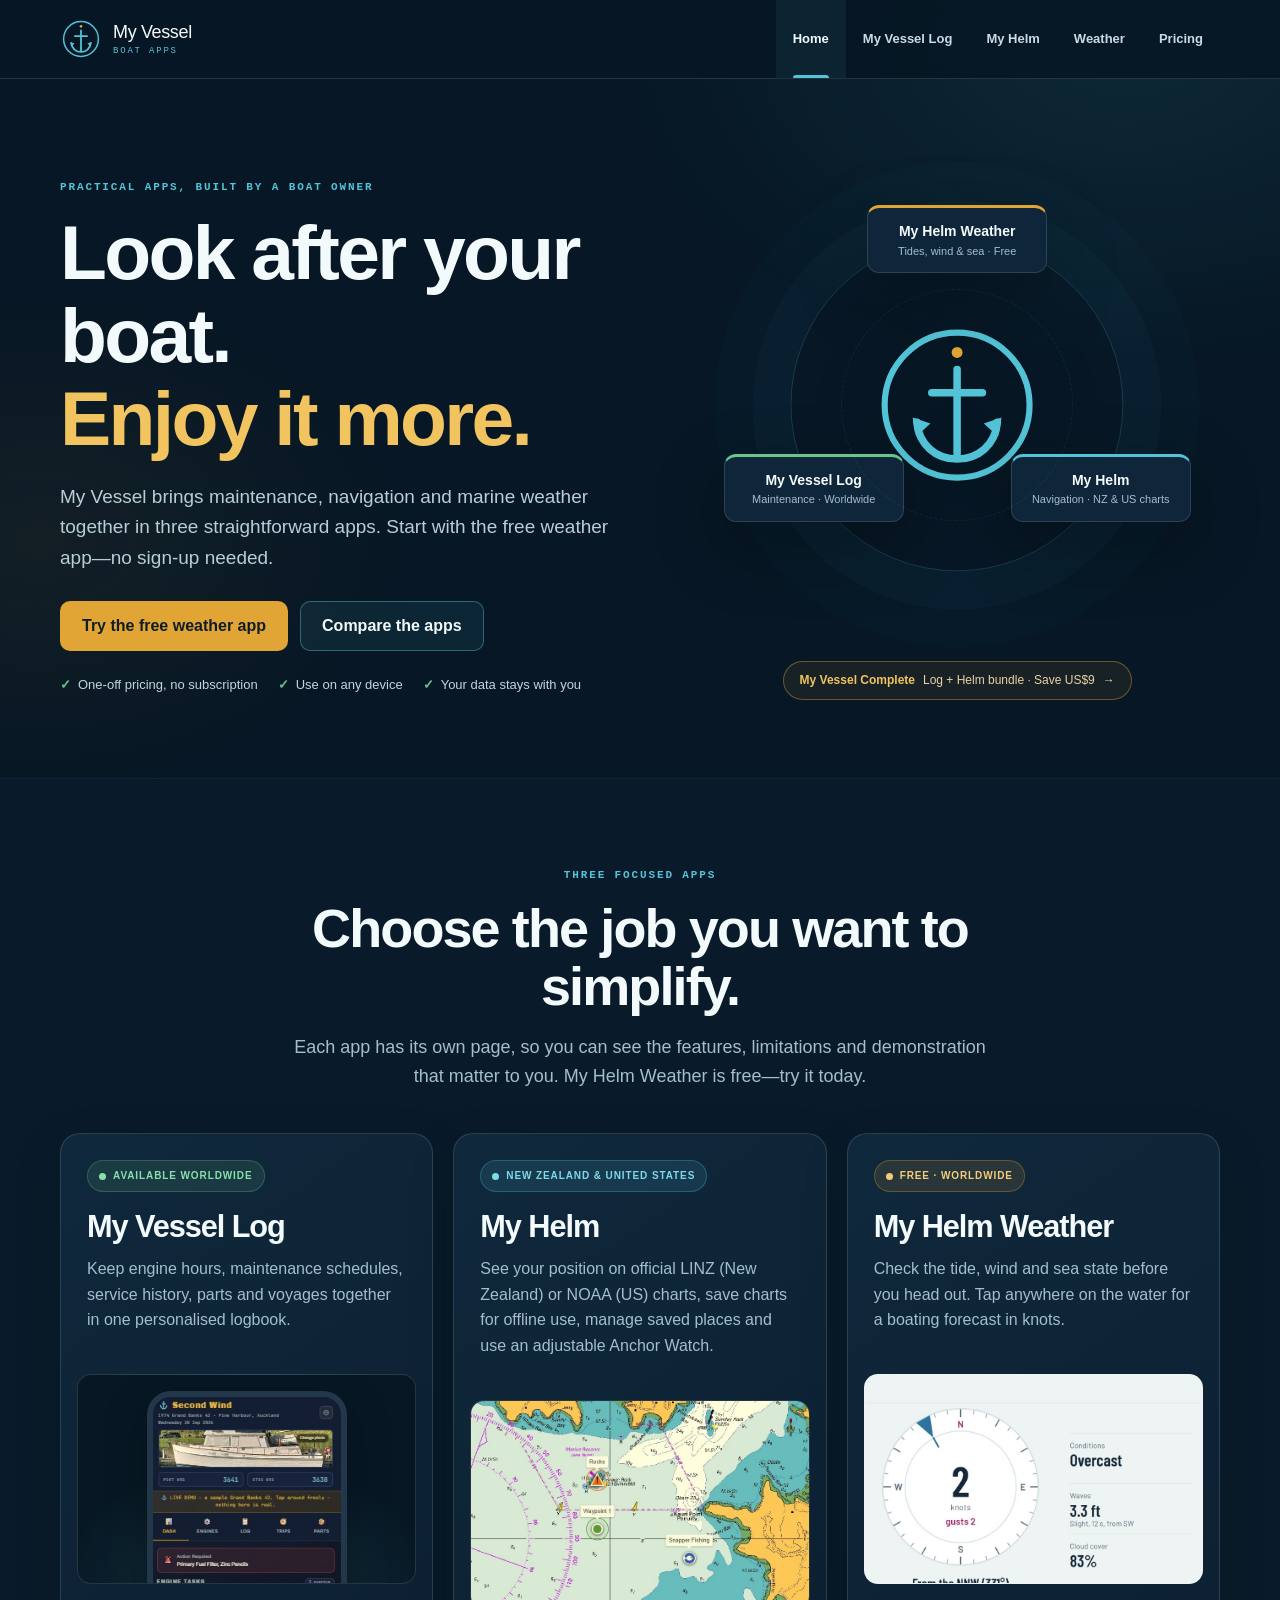
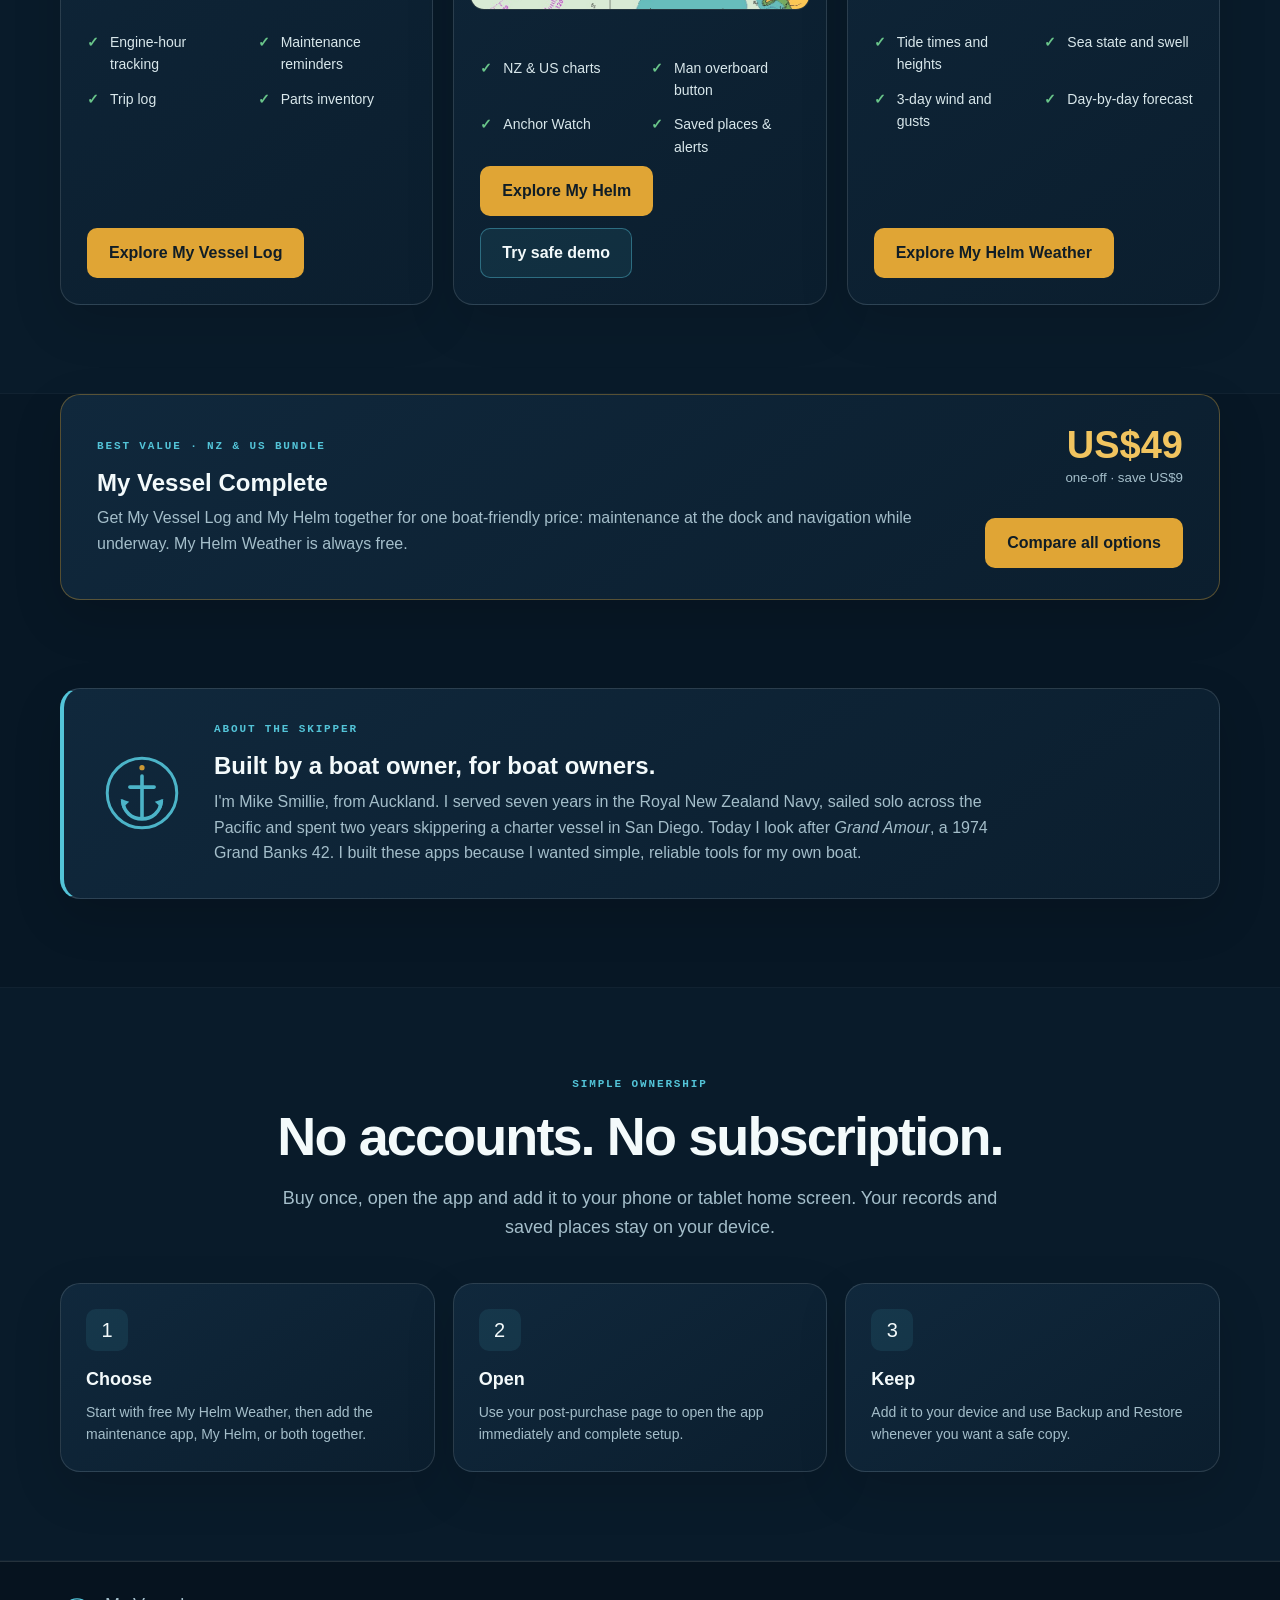
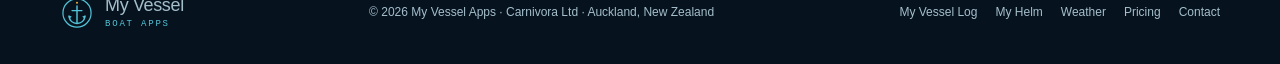
<file: index.html>
<!doctype html>
<html lang="en">
<head>
  <meta charset="utf-8">
  <meta name="viewport" content="width=device-width, initial-scale=1">
  <meta name="description" content="My Vessel Apps: practical maintenance, navigation and marine weather tools built by a boat owner, for boat owners. My Vessel Log and the free My Helm Weather work worldwide; My Helm covers New Zealand and United States waters.">
  <meta name="theme-color" content="#071725">
  <title>My Vessel Apps — Practical Apps for Boat Owners</title>
  <link rel="icon" href="my-vessel-logo.svg" type="image/svg+xml">
  <link rel="stylesheet" href="styles.css">
</head>
<body>
  <a class="skip" href="#main">Skip to content</a>
  <header class="site-header">
    <div class="wrap header-row">
      <a class="brand" href="index.html" aria-label="My Vessel Apps home">
        <img src="my-vessel-logo.svg" alt="">
        <span class="brand-copy">My Vessel<small>BOAT APPS</small></span>
      </a>
      <button class="menu-toggle" type="button" aria-expanded="false" aria-label="Open navigation">☰</button>
      <nav class="page-tabs" aria-label="Primary navigation">
        <a href="index.html" aria-current="page">Home</a>
        <a href="maintenance.html">My Vessel Log</a>
        <a href="helm.html">My Helm</a><a href="weather.html">Weather</a>
        <a href="pricing.html">Pricing</a>
      </nav>
    </div>
  </header>

  <main id="main">
    <section class="home-hero">
      <div class="wrap home-grid">
        <div class="home-copy">
          <div class="eyebrow">Practical apps, built by a boat owner</div>
          <h1>Look after your boat.<br><span class="accent">Enjoy it more.</span></h1>
          <p>My Vessel brings maintenance, navigation and marine weather together in three straightforward apps. Start with the free weather app—no sign-up needed.</p>
          <div class="btn-row">
            <a class="btn btn-primary" href="weather.html">Try the free weather app</a>
            <a class="btn btn-secondary" href="#choose">Compare the apps</a>
          </div>
          <div class="proof"><span>One-off pricing, no subscription</span><span>Use on any device</span><span>Your data stays with you</span></div>
        </div>
        <div class="home-visual" aria-label="My Vessel Apps product overview">
          <div class="orbit">
            <img class="hero-logo" src="my-vessel-logo.svg" alt="My Vessel anchor logo">
            <a class="hero-card weather" href="weather.html"><strong>My Helm Weather</strong><span>Tides, wind &amp; sea · Free</span></a>
            <a class="hero-card log" href="maintenance.html"><strong>My Vessel Log</strong><span>Maintenance · Worldwide</span></a>
            <a class="hero-card helm" href="helm.html"><strong>My Helm</strong><span>Navigation · NZ &amp; US charts</span></a>
          </div>
          <a class="hero-bundle" href="pricing.html"><b>My Vessel Complete</b> Log + Helm bundle · Save US$9 <span aria-hidden="true">→</span></a>
        </div>
      </div>
    </section>

    <section class="section section-dark" id="choose">
      <div class="wrap">
        <div class="section-head center">
          <div class="eyebrow">Three focused apps</div>
          <h2>Choose the job you want to simplify.</h2>
          <p class="lead">Each app has its own page, so you can see the features, limitations and demonstration that matter to you. My Helm Weather is free—try it today.</p>
        </div>
        <div class="product-chooser three">
          <article class="card choice">
            <span class="tag tag-world">Available worldwide</span>
            <h2>My Vessel Log</h2>
            <p>Keep engine hours, maintenance schedules, service history, parts and voyages together in one personalised logbook.</p>
            <div class="choice-visual phone-visual"><div class="phone-frame"><img src="my-vessel-log-phone.jpg" alt="My Vessel Log dashboard on a phone, showing engine hours and engine tasks due"></div></div>
            <ul class="feature-list"><li>Engine-hour tracking</li><li>Maintenance reminders</li><li>Trip log</li><li>Parts inventory</li></ul>
            <div class="btn-row"><a class="btn btn-primary" href="maintenance.html">Explore My Vessel Log</a></div>
          </article>

          <article class="card choice">
            <span class="tag tag-nz">New Zealand &amp; United States</span>
            <h2>My Helm</h2>
            <p>See your position on official LINZ (New Zealand) or NOAA (US) charts, save charts for offline use, manage saved places and use an adjustable Anchor Watch.</p>
            <div class="choice-visual"><img src="my-helm-nz-places.jpg" alt="My Helm on a LINZ chart near Waiheke Island, showing a waypoint, a rocks hazard and a fishing spot"></div>
            <ul class="feature-list"><li>NZ &amp; US charts</li><li>Man overboard button</li><li>Anchor Watch</li><li>Saved places &amp; alerts</li></ul>
            <div class="btn-row"><a class="btn btn-primary" href="helm.html">Explore My Helm</a><a class="btn btn-secondary" href="helm-demo.html">Try safe demo</a></div>
          </article>
          <article class="card choice">
            <span class="tag tag-free">Free · Worldwide</span>
            <h2>My Helm Weather</h2>
            <p>Check the tide, wind and sea state before you head out. Tap anywhere on the water for a boating forecast in knots.</p>
            <div class="choice-visual weather-shot"><img src="weather-card.jpg" alt="My Helm Weather showing wind compass, conditions and waves"></div>
            <ul class="feature-list"><li>Tide times and heights</li><li>Sea state and swell</li><li>3-day wind and gusts</li><li>Day-by-day forecast</li></ul>
            <div class="btn-row"><a class="btn btn-primary" href="weather.html">Explore My Helm Weather</a></div>
          </article>
        </div>
      </div>
    </section>

    <section class="section">
      <div class="wrap">
        <div class="card bundle-band">
          <div><div class="eyebrow">Best value · NZ &amp; US bundle</div><h3>My Vessel Complete</h3><p>Get My Vessel Log and My Helm together for one boat-friendly price: maintenance at the dock and navigation while underway. My Helm Weather is always free.</p></div>
          <div class="bundle-price"><strong>US$49</strong><small>one-off · save US$9</small><div class="btn-row"><a class="btn btn-primary" href="pricing.html">Compare all options</a></div></div>
        </div>
      </div>
    </section>

    <section class="section">
      <div class="wrap">
        <div class="card skipper-band">
          <img src="my-vessel-logo.svg" alt="" class="skipper-mark">
          <div>
            <div class="eyebrow">About the skipper</div>
            <h3>Built by a boat owner, for boat owners.</h3>
            <p>I'm Mike Smillie, from Auckland. I served seven years in the Royal New Zealand Navy, sailed solo across the Pacific and spent two years skippering a charter vessel in San Diego. Today I look after <em>Grand Amour</em>, a 1974 Grand Banks 42. I built these apps because I wanted simple, reliable tools for my own boat.</p>
          </div>
        </div>
      </div>
    </section>

    <section class="section section-dark">
      <div class="wrap">
        <div class="section-head center"><div class="eyebrow">Simple ownership</div><h2>No accounts. No subscription.</h2><p class="lead">Buy once, open the app and add it to your phone or tablet home screen. Your records and saved places stay on your device.</p></div>
        <div class="detail-grid">
          <article class="card detail-card"><div class="detail-icon">1</div><h3>Choose</h3><p>Start with free My Helm Weather, then add the maintenance app, My Helm, or both together.</p></article>
          <article class="card detail-card"><div class="detail-icon">2</div><h3>Open</h3><p>Use your post-purchase page to open the app immediately and complete setup.</p></article>
          <article class="card detail-card"><div class="detail-icon">3</div><h3>Keep</h3><p>Add it to your device and use Backup and Restore whenever you want a safe copy.</p></article>
        </div>
      </div>
    </section>
  </main>

  <footer class="site-footer">
    <div class="wrap footer-row">
      <a class="brand" href="index.html"><img src="my-vessel-logo.svg" alt=""><span class="brand-copy">My Vessel<small>BOAT APPS</small></span></a>
      <div>© <span data-year>2026</span> My Vessel Apps · Carnivora Ltd · Auckland, New Zealand</div>
      <div class="footer-links"><a href="maintenance.html">My Vessel Log</a><a href="helm.html">My Helm</a><a href="weather.html">Weather</a><a href="pricing.html">Pricing</a><a href="mailto:mike@myvessellog.com">Contact</a></div>
    </div>
  </footer>
  <script src="site.js"></script>
</body>
</html>
</file>
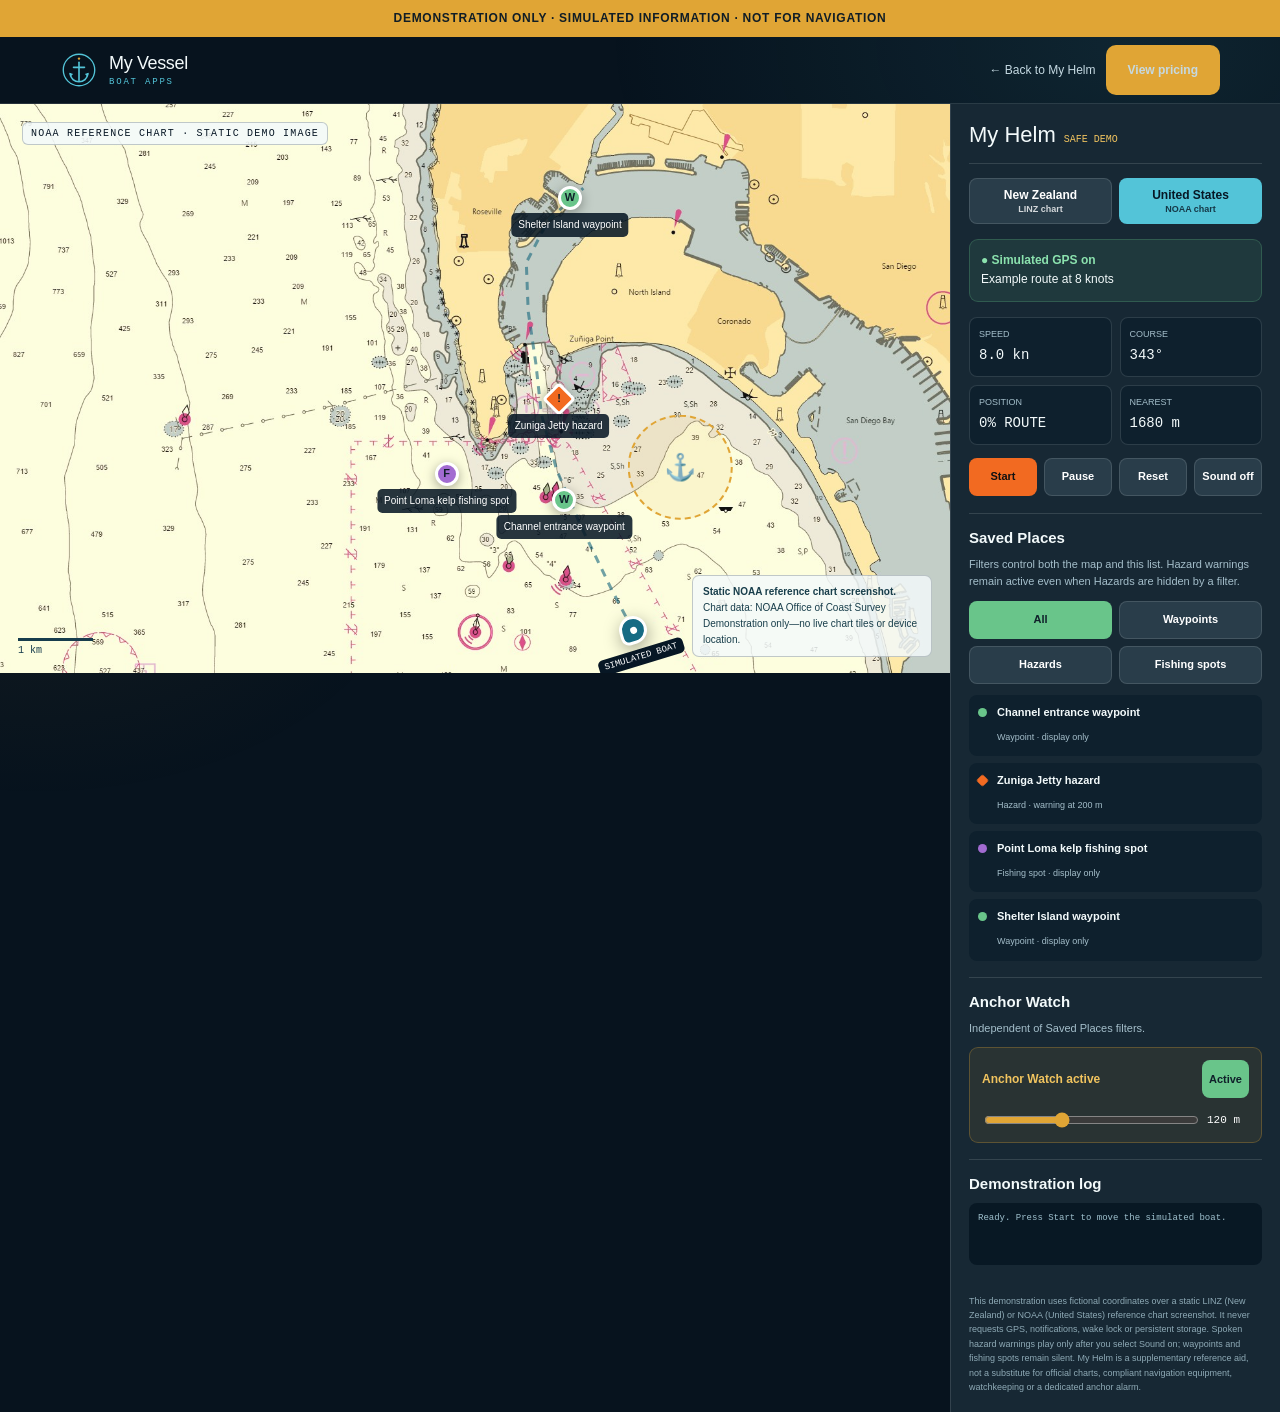
<file: helm-demo.html>
<!doctype html>
<html lang="en">
<head>
  <meta charset="utf-8"><meta name="viewport" content="width=device-width, initial-scale=1">
  <meta name="robots" content="noindex,nofollow"><meta name="theme-color" content="#071725">
  <title>My Helm Safe Demonstration</title>
  <link rel="icon" href="my-vessel-logo.svg" type="image/svg+xml"><link rel="stylesheet" href="styles.css"><link rel="stylesheet" href="helm-demo.css">
</head>
<body class="demo-page">
  <div class="demo-warning">Demonstration only · simulated information · not for navigation</div>
  <header><div class="wrap demo-top"><a class="brand" href="index.html"><img src="my-vessel-logo.svg" alt=""><span class="brand-copy">My Vessel<small>BOAT APPS</small></span></a><div class="demo-top-actions"><a href="helm.html">← Back to My Helm</a><a class="btn btn-primary" href="pricing.html">View pricing</a></div></div></header>

  <main class="demo-shell">
    <section class="demo-map" id="demoMap" data-label="LINZ REFERENCE CHART · STATIC DEMO IMAGE" aria-label="Simulated boat route over a static reference chart screenshot">
      <svg class="route-line" viewBox="0 0 100 100" preserveAspectRatio="none" aria-hidden="true"><polyline id="routeLine" points=""/></svg>
      <div class="anchor-zone" id="anchorZone" aria-hidden="true"><span class="anchor-pin">⚓</span></div>
      <div id="markerLayer"></div>
      <div class="boat" id="demoBoat" aria-label="Simulated boat position"><span class="boat-tag">SIMULATED BOAT</span></div>
      <div class="scale">1 km</div><div class="map-note" id="mapNote"></div><div class="demo-toast" id="demoToast" role="status" aria-live="polite"></div>
    </section>

    <aside class="demo-panel" aria-label="My Helm simulated controls">
      <div class="app-title"><strong>My Helm</strong><span>SAFE DEMO</span></div>
      <div class="region-switch" role="group" aria-label="Choose demo chart"><button type="button" data-region="nz" class="active">New Zealand<small>LINZ chart</small></button><button type="button" data-region="us">United States<small>NOAA chart</small></button></div>
      <div class="sim-status"><strong>● Simulated GPS on</strong><br>Example route at 8 knots</div>
      <div class="data-grid"><div class="data-cell"><small>Speed</small><b>8.0 kn</b></div><div class="data-cell"><small>Course</small><b id="courseReadout">041°</b></div><div class="data-cell"><small>Position</small><b id="positionReadout">SAMPLE</b></div><div class="data-cell"><small>Nearest</small><b id="nearestReadout">—</b></div></div>
      <div class="control-row"><button class="primary" id="startDemo" type="button">Start</button><button id="pauseDemo" type="button">Pause</button><button id="resetDemo" type="button">Reset</button><button id="soundToggle" type="button" aria-pressed="false">Sound off</button></div>

      <section class="panel-section"><h2>Saved Places</h2><p>Filters control both the map and this list. Hazard warnings remain active even when Hazards are hidden by a filter.</p>
        <div class="filter-grid" role="group" aria-label="Saved Places filters"><button class="active" type="button" data-filter="all">All</button><button type="button" data-filter="waypoint">Waypoints</button><button type="button" data-filter="hazard">Hazards</button><button type="button" data-filter="fishing">Fishing spots</button></div>
        <div class="saved-list" id="savedList"></div>
      </section>

      <section class="panel-section"><h2>Anchor Watch</h2><p>Independent of Saved Places filters.</p><div class="anchor-card"><div class="anchor-head"><strong id="anchorStatus">Anchor Watch active</strong><button class="anchor-toggle active" id="anchorToggle" type="button">Active</button></div><div class="radius-row"><input id="radiusSlider" type="range" min="50" max="250" step="10" value="120" aria-label="Simulated anchor swing limit"><output id="radiusOutput">120 m</output></div></div></section>
      <section class="panel-section"><h2>Demonstration log</h2><div class="demo-log" id="demoLog" aria-live="polite"><div class="log-entry">Ready. Press Start to move the simulated boat.</div></div></section>
      <div class="demo-disclaimer">This demonstration uses fictional coordinates over a static LINZ (New Zealand) or NOAA (United States) reference chart screenshot. It never requests GPS, notifications, wake lock or persistent storage. Spoken hazard warnings play only after you select Sound on; waypoints and fishing spots remain silent. My Helm is a supplementary reference aid, not a substitute for official charts, compliant navigation equipment, watchkeeping or a dedicated anchor alarm.</div>
    </aside>
  </main>
  <script src="helm-demo.js"></script>
</body>
</html>
</file>
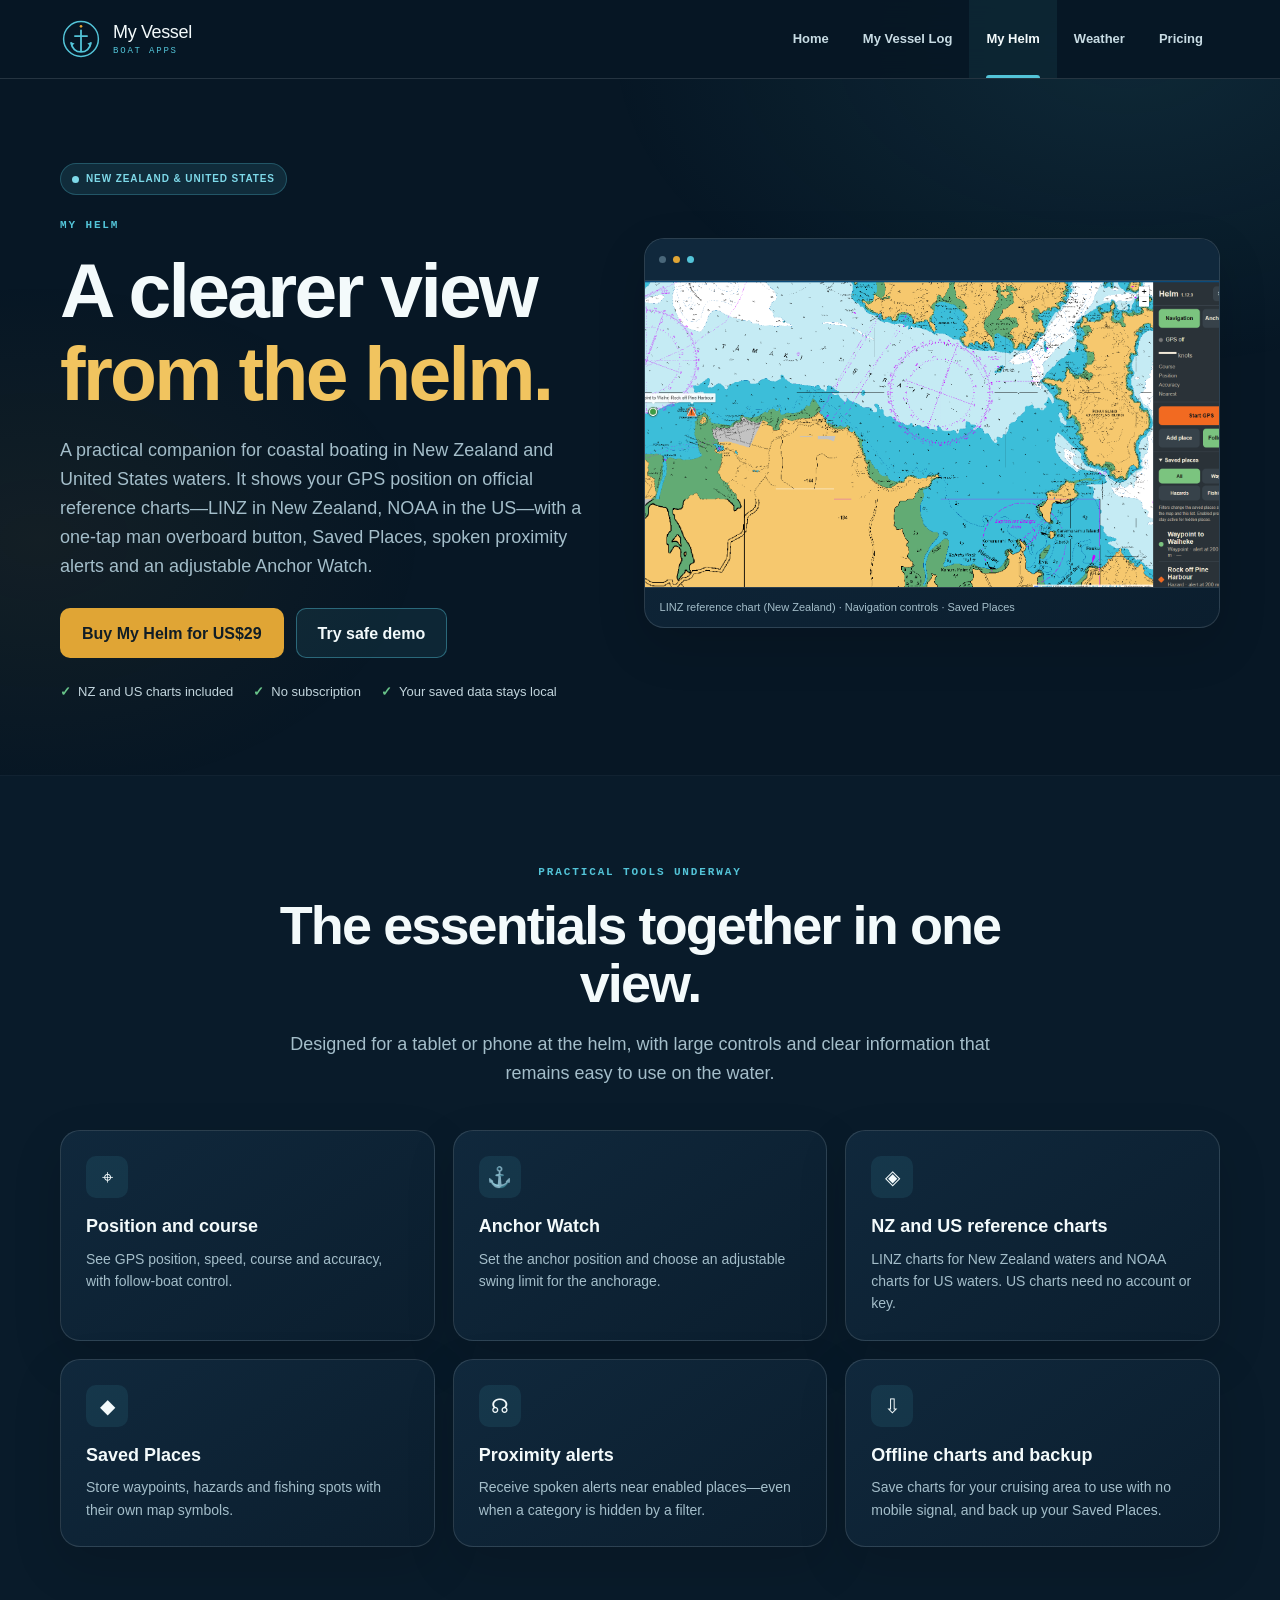
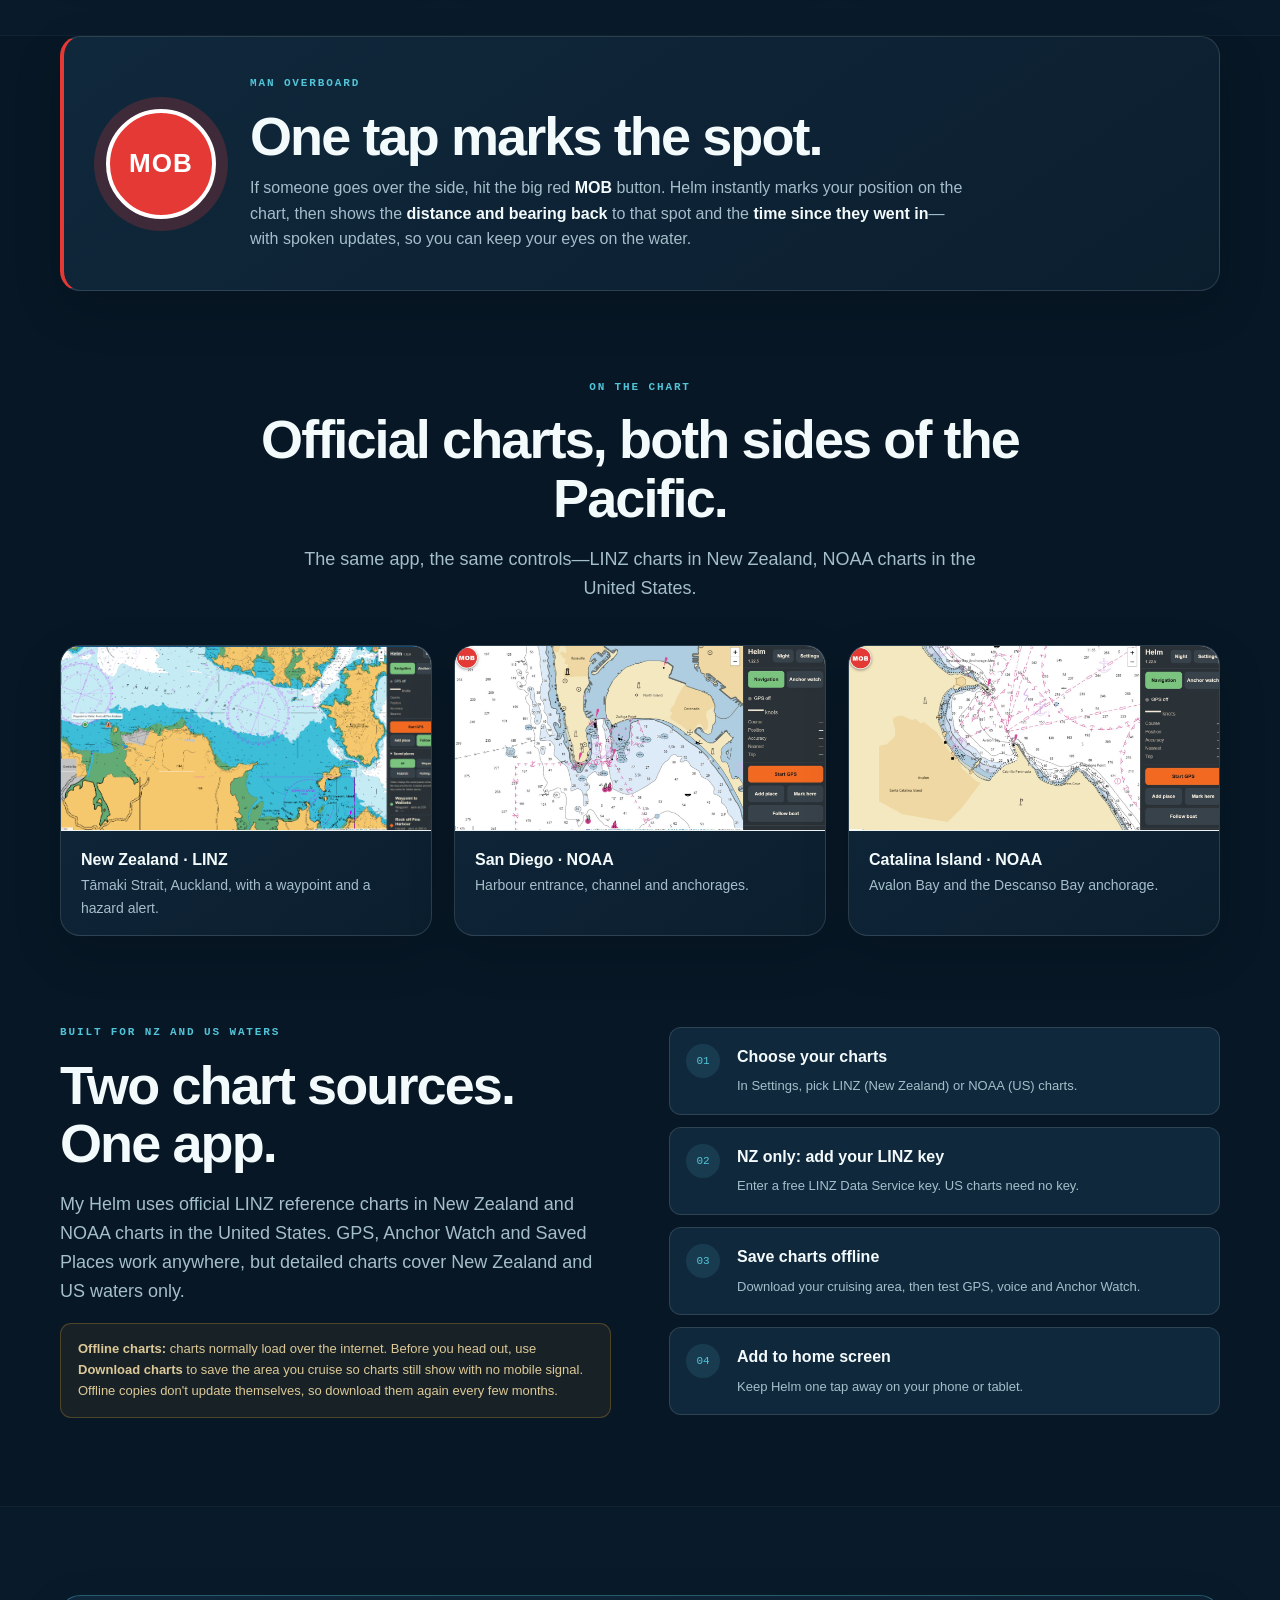
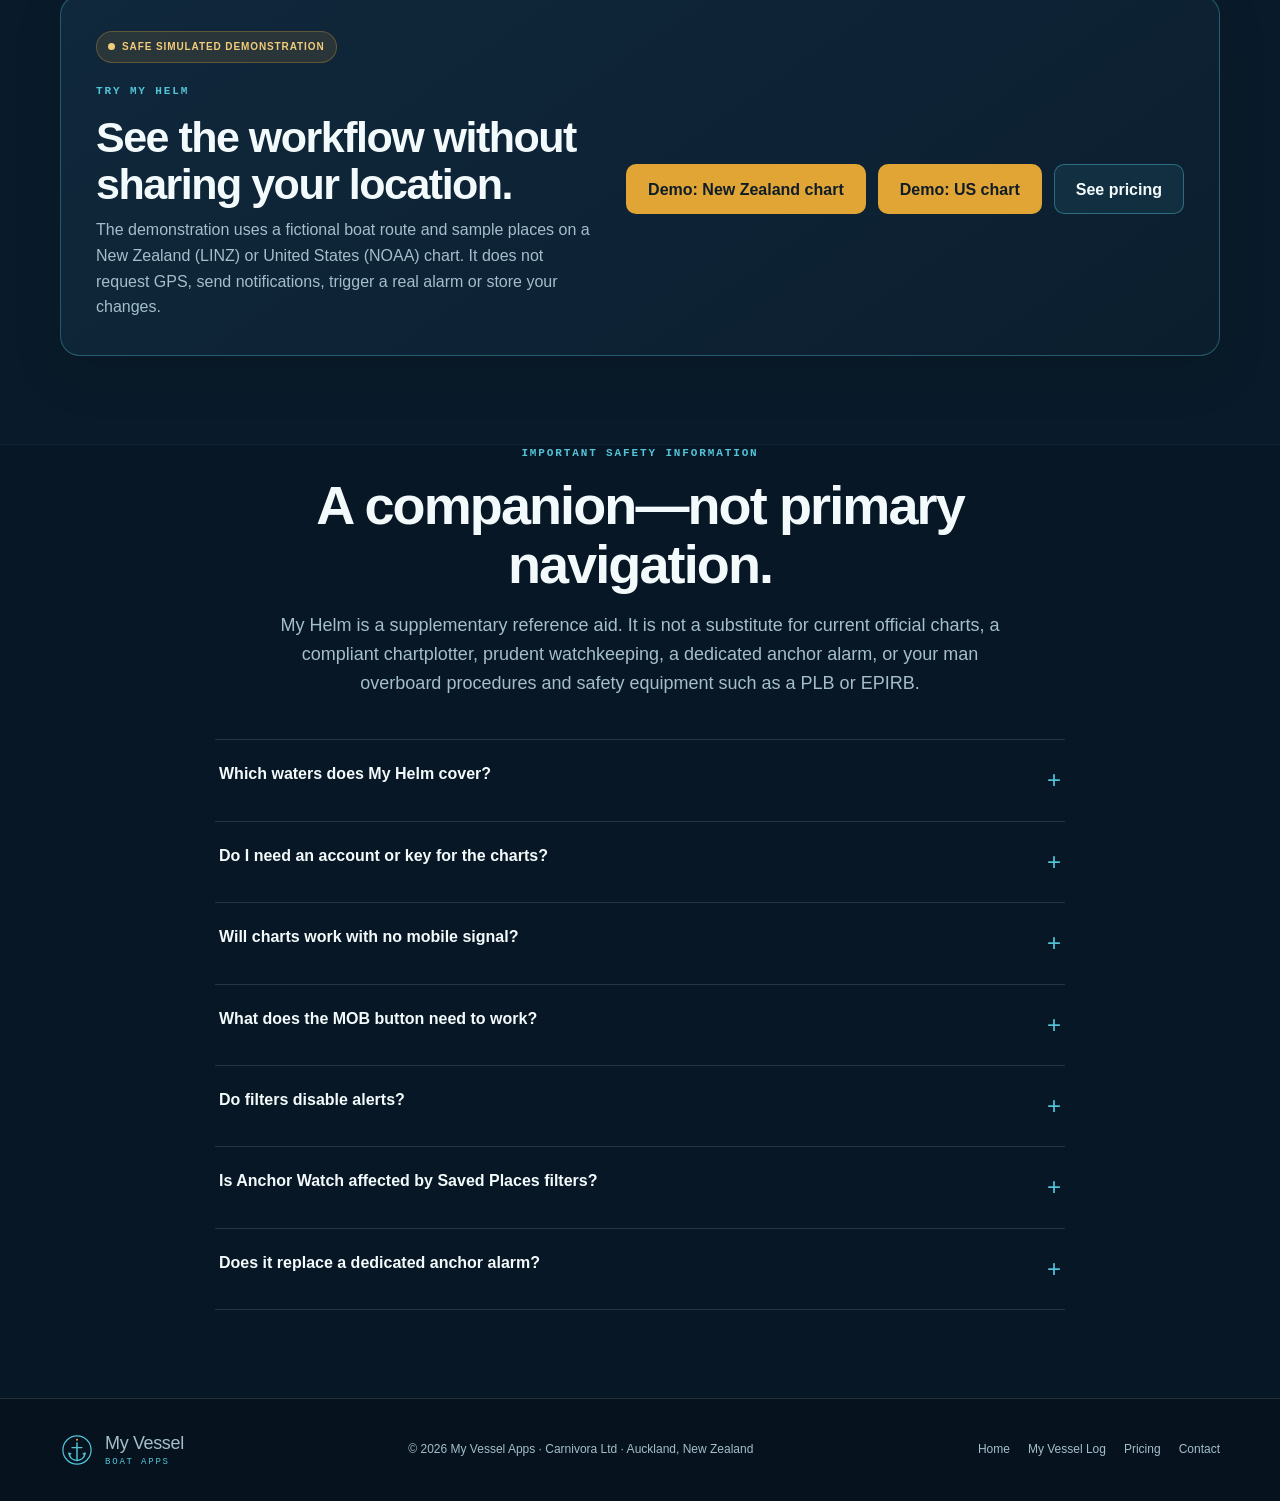
<file: helm.html>
<!doctype html>
<html lang="en">
<head>
  <meta charset="utf-8"><meta name="viewport" content="width=device-width, initial-scale=1">
  <meta name="description" content="My Helm: GPS navigation companion for New Zealand and United States waters, with LINZ and NOAA reference charts, offline charts, Saved Places, spoken proximity alerts and Anchor Watch.">
  <meta name="theme-color" content="#071725">
  <title>My Helm — Navigation Companion for NZ and US Waters</title>
  <link rel="icon" href="my-vessel-logo.svg" type="image/svg+xml"><link rel="stylesheet" href="styles.css">
</head>
<body>
  <a class="skip" href="#main">Skip to content</a>
  <header class="site-header"><div class="wrap header-row">
    <a class="brand" href="index.html" aria-label="My Vessel Apps home"><img src="my-vessel-logo.svg" alt=""><span class="brand-copy">My Vessel<small>BOAT APPS</small></span></a>
    <button class="menu-toggle" type="button" aria-expanded="false" aria-label="Open navigation">☰</button>
    <nav class="page-tabs" aria-label="Primary navigation"><a href="index.html">Home</a><a href="maintenance.html">My Vessel Log</a><a href="helm.html" aria-current="page">My Helm</a><a href="weather.html">Weather</a><a href="pricing.html">Pricing</a></nav>
  </div></header>

  <main id="main">
    <section class="product-hero">
      <div class="wrap product-hero-grid">
        <div>
          <span class="tag tag-nz">New Zealand &amp; United States</span>
          <div class="eyebrow" style="margin-top:22px">My Helm</div>
          <h1>A clearer view<br><span class="accent">from the helm.</span></h1>
          <p class="lead">A practical companion for coastal boating in New Zealand and United States waters. It shows your GPS position on official reference charts—LINZ in New Zealand, NOAA in the US—with a one-tap man overboard button, Saved Places, spoken proximity alerts and an adjustable Anchor Watch.</p>
          <div class="btn-row"><a class="btn btn-primary" href="pricing.html">Buy My Helm for US$29</a><a class="btn btn-secondary" href="helm-demo.html">Try safe demo</a></div>
          <div class="proof"><span>NZ and US charts included</span><span>No subscription</span><span>Your saved data stays local</span></div>
        </div>
        <div class="card hero-panel"><div class="window-bar"><i></i><i></i><i></i></div><img class="helm-image" src="my-helm-nz.png" alt="My Helm showing a LINZ chart, GPS tools, Anchor Watch and Saved Places"><div class="cap">LINZ reference chart (New Zealand) · Navigation controls · Saved Places</div></div>
      </div>
    </section>

    <section class="section section-dark">
      <div class="wrap"><div class="section-head center"><div class="eyebrow">Practical tools underway</div><h2>The essentials together in one view.</h2><p class="lead">Designed for a tablet or phone at the helm, with large controls and clear information that remains easy to use on the water.</p></div>
        <div class="detail-grid">
          <article class="card detail-card"><div class="detail-icon">⌖</div><h3>Position and course</h3><p>See GPS position, speed, course and accuracy, with follow-boat control.</p></article>
          <article class="card detail-card"><div class="detail-icon">⚓</div><h3>Anchor Watch</h3><p>Set the anchor position and choose an adjustable swing limit for the anchorage.</p></article>
          <article class="card detail-card"><div class="detail-icon">◈</div><h3>NZ and US reference charts</h3><p>LINZ charts for New Zealand waters and NOAA charts for US waters. US charts need no account or key.</p></article>
          <article class="card detail-card"><div class="detail-icon">◆</div><h3>Saved Places</h3><p>Store waypoints, hazards and fishing spots with their own map symbols.</p></article>
          <article class="card detail-card"><div class="detail-icon">☊</div><h3>Proximity alerts</h3><p>Receive spoken alerts near enabled places—even when a category is hidden by a filter.</p></article>
          <article class="card detail-card"><div class="detail-icon">⇩</div><h3>Offline charts and backup</h3><p>Save charts for your cruising area to use with no mobile signal, and back up your Saved Places.</p></article>
        </div>
      </div>
    </section>

    <section class="section">
      <div class="wrap"><div class="card mob-band">
        <div class="mob-dot" aria-hidden="true">MOB</div>
        <div><div class="eyebrow">Man overboard</div><h2>One tap marks the spot.</h2>
          <p>If someone goes over the side, hit the big red <strong>MOB</strong> button. Helm instantly marks your position on the chart, then shows the <strong>distance and bearing back</strong> to that spot and the <strong>time since they went in</strong>—with spoken updates, so you can keep your eyes on the water.</p></div>
      </div></div>
    </section>

    <section class="section">
      <div class="wrap"><div class="section-head center"><div class="eyebrow">On the chart</div><h2>Official charts, both sides of the Pacific.</h2><p class="lead">The same app, the same controls—LINZ charts in New Zealand, NOAA charts in the United States.</p></div>
        <div class="shot-grid three">
          <figure class="card shot"><img src="my-helm-nz.png" alt="My Helm on a LINZ chart of Tāmaki Strait, Auckland" loading="lazy"><figcaption><strong>New Zealand · LINZ</strong>Tāmaki Strait, Auckland, with a waypoint and a hazard alert.</figcaption></figure>
          <figure class="card shot"><img src="my-helm-us-san-diego.jpg" alt="My Helm on a NOAA chart of San Diego Bay" loading="lazy"><figcaption><strong>San Diego · NOAA</strong>Harbour entrance, channel and anchorages.</figcaption></figure>
          <figure class="card shot"><img src="my-helm-us-catalina.jpg" alt="My Helm on a NOAA chart of Avalon, Santa Catalina Island" loading="lazy"><figcaption><strong>Catalina Island · NOAA</strong>Avalon Bay and the Descanso Bay anchorage.</figcaption></figure>
        </div>
      </div>
    </section>

    <section class="section">
      <div class="wrap split">
        <div>
          <div class="eyebrow">Built for NZ and US waters</div><h2>Two chart sources. One app.</h2>
          <p class="lead">My Helm uses official LINZ reference charts in New Zealand and NOAA charts in the United States. GPS, Anchor Watch and Saved Places work anywhere, but detailed charts cover New Zealand and US waters only.</p>
          <div class="notice"><strong>Offline charts:</strong> charts normally load over the internet. Before you head out, use <strong>Download charts</strong> to save the area you cruise so charts still show with no mobile signal. Offline copies don't update themselves, so download them again every few months.</div>
        </div>
        <div class="steps">
          <div class="step"><div class="step-num">01</div><div><strong>Choose your charts</strong><span>In Settings, pick LINZ (New Zealand) or NOAA (US) charts.</span></div></div>
          <div class="step"><div class="step-num">02</div><div><strong>NZ only: add your LINZ key</strong><span>Enter a free LINZ Data Service key. US charts need no key.</span></div></div>
          <div class="step"><div class="step-num">03</div><div><strong>Save charts offline</strong><span>Download your cruising area, then test GPS, voice and Anchor Watch.</span></div></div>
          <div class="step"><div class="step-num">04</div><div><strong>Add to home screen</strong><span>Keep Helm one tap away on your phone or tablet.</span></div></div>
        </div>
      </div>
    </section>

    <section class="section section-dark">
      <div class="wrap"><div class="card demo-callout"><div><span class="tag tag-demo">Safe simulated demonstration</span><div class="eyebrow" style="margin-top:20px">Try My Helm</div><h2>See the workflow without sharing your location.</h2><p>The demonstration uses a fictional boat route and sample places on a New Zealand (LINZ) or United States (NOAA) chart. It does not request GPS, send notifications, trigger a real alarm or store your changes.</p></div><div class="btn-row"><a class="btn btn-primary" href="helm-demo.html?region=nz">Demo: New Zealand chart</a><a class="btn btn-primary" href="helm-demo.html?region=us">Demo: US chart</a><a class="btn btn-secondary" href="pricing.html">See pricing</a></div></div></div>
    </section>

    <section class="section">
      <div class="wrap"><div class="section-head center"><div class="eyebrow">Important safety information</div><h2>A companion—not primary navigation.</h2><p class="lead">My Helm is a supplementary reference aid. It is not a substitute for current official charts, a compliant chartplotter, prudent watchkeeping, a dedicated anchor alarm, or your man overboard procedures and safety equipment such as a PLB or EPIRB.</p></div>
        <div class="faq-list">
          <details><summary>Which waters does My Helm cover?</summary><p>Detailed charts cover New Zealand (LINZ) and United States (NOAA) waters. GPS, Anchor Watch and Saved Places work elsewhere, but without detailed chart coverage.</p></details>
          <details><summary>Do I need an account or key for the charts?</summary><p>US charts from NOAA need no account or key. New Zealand charts need a free LINZ Data Service access key, which you enter once in Settings.</p></details>
          <details><summary>Will charts work with no mobile signal?</summary><p>Yes, for areas you have saved with Download charts. Areas you have not saved need an internet connection.</p></details>
          <details><summary>What does the MOB button need to work?</summary><p>GPS must be on. Press Start GPS when you leave the dock so Helm is ready to mark the position the moment you press MOB.</p></details>
          <details><summary>Do filters disable alerts?</summary><p>No. Saved Places filters change which categories are shown on the map and in the list. Enabled proximity alerts remain active for places hidden by a filter.</p></details>
          <details><summary>Is Anchor Watch affected by Saved Places filters?</summary><p>No. Anchor Watch is an independent safety tool and remains visible and active separately from Saved Places categories.</p></details>
          <details><summary>Does it replace a dedicated anchor alarm?</summary><p>No. Treat Anchor Watch as a supplementary aid and maintain prudent watchkeeping and appropriate dedicated equipment.</p></details>
        </div>
      </div>
    </section>
  </main>

  <footer class="site-footer"><div class="wrap footer-row"><a class="brand" href="index.html"><img src="my-vessel-logo.svg" alt=""><span class="brand-copy">My Vessel<small>BOAT APPS</small></span></a><div>© <span data-year>2026</span> My Vessel Apps · Carnivora Ltd · Auckland, New Zealand</div><div class="footer-links"><a href="index.html">Home</a><a href="maintenance.html">My Vessel Log</a><a href="pricing.html">Pricing</a><a href="mailto:mike@myvessellog.com">Contact</a></div></div></footer>
  <script src="site.js"></script>
</body>
</html>
</file>
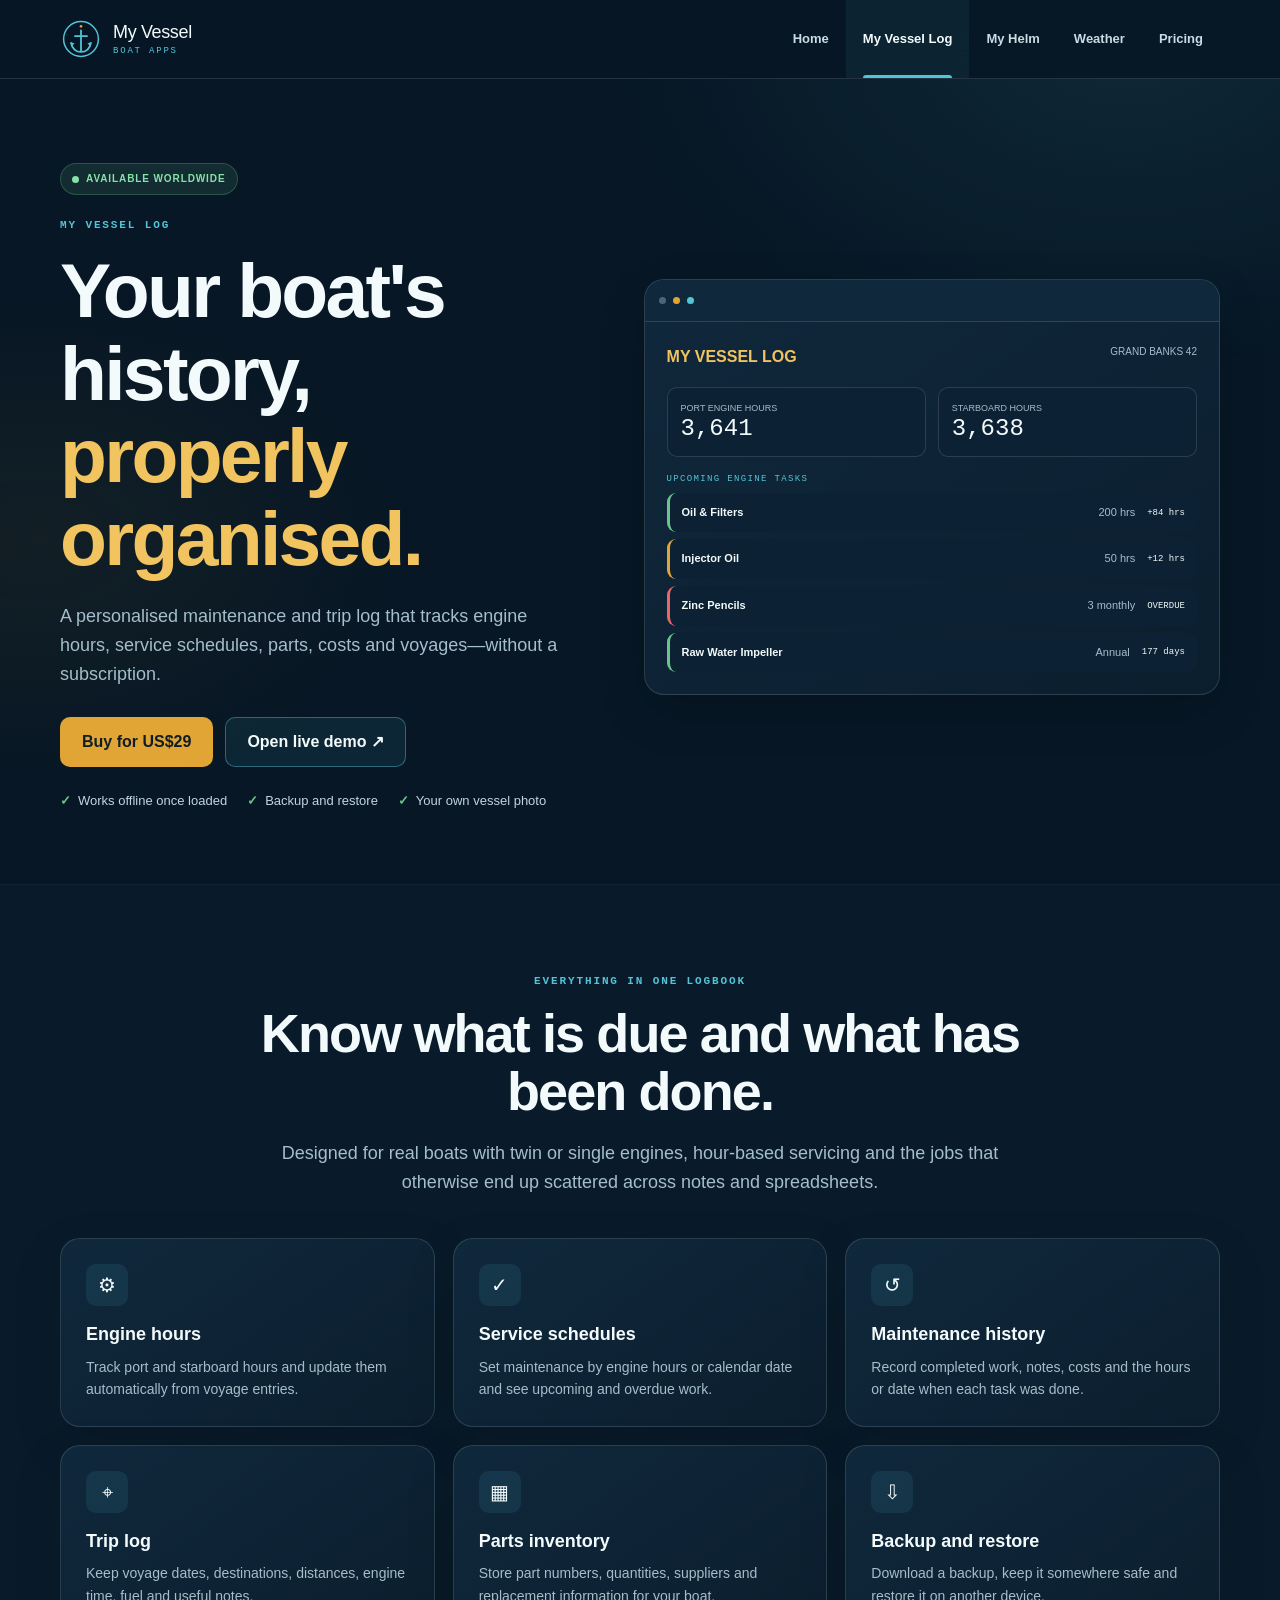
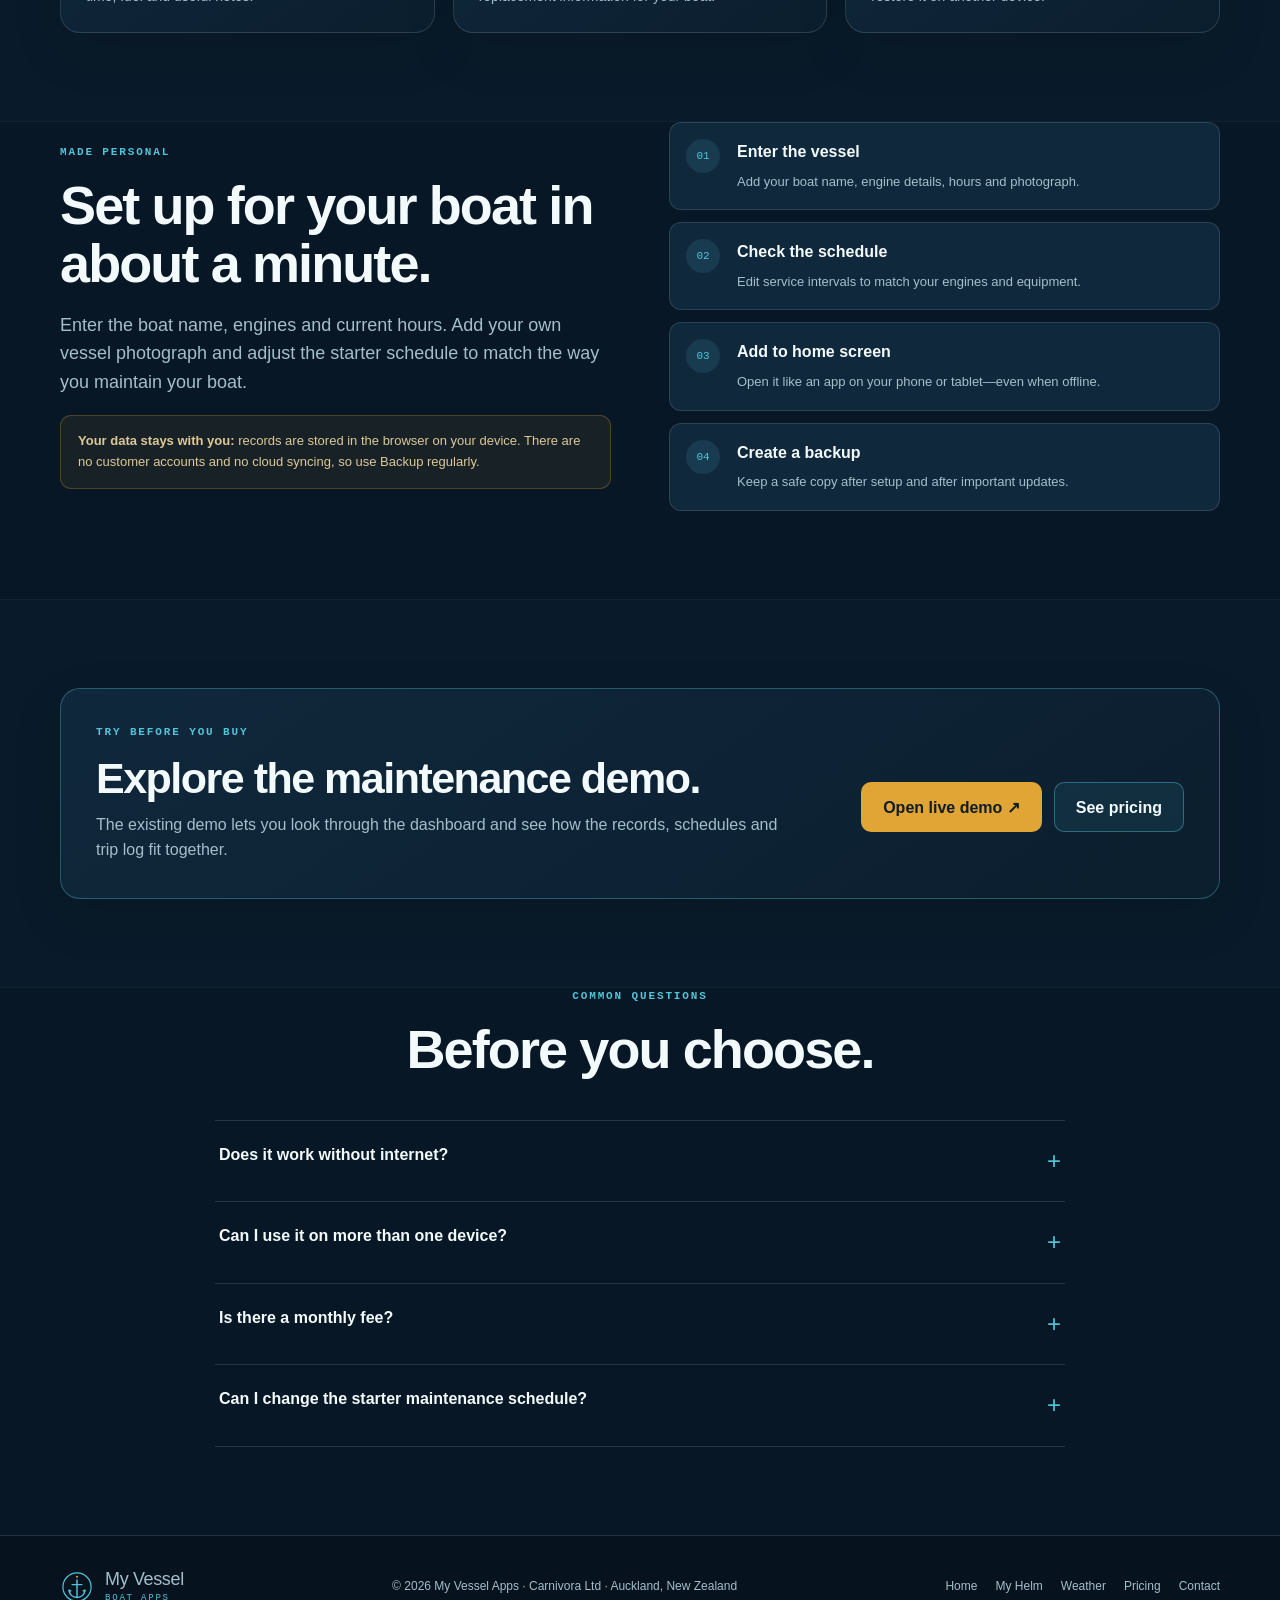
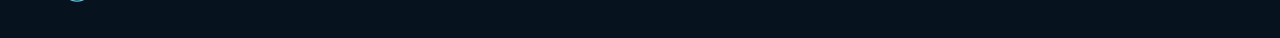
<file: maintenance.html>
<!doctype html>
<html lang="en">
<head>
  <meta charset="utf-8"><meta name="viewport" content="width=device-width, initial-scale=1">
  <meta name="description" content="My Vessel Log is a personalised boat maintenance, engine-hour, parts and trip log available worldwide for a one-off US$29.">
  <meta name="theme-color" content="#071725">
  <title>My Vessel Log — Boat Maintenance and Trip Log</title>
  <link rel="icon" href="my-vessel-logo.svg" type="image/svg+xml"><link rel="stylesheet" href="styles.css">
</head>
<body>
  <a class="skip" href="#main">Skip to content</a>
  <header class="site-header"><div class="wrap header-row">
    <a class="brand" href="index.html" aria-label="My Vessel Apps home"><img src="my-vessel-logo.svg" alt=""><span class="brand-copy">My Vessel<small>BOAT APPS</small></span></a>
    <button class="menu-toggle" type="button" aria-expanded="false" aria-label="Open navigation">☰</button>
    <nav class="page-tabs" aria-label="Primary navigation"><a href="index.html">Home</a><a href="maintenance.html" aria-current="page">My Vessel Log</a><a href="helm.html">My Helm</a><a href="weather.html">Weather</a><a href="pricing.html">Pricing</a></nav>
  </div></header>

  <main id="main">
    <section class="product-hero">
      <div class="wrap product-hero-grid">
        <div>
          <span class="tag tag-world">Available worldwide</span>
          <div class="eyebrow" style="margin-top:22px">My Vessel Log</div>
          <h1>Your boat's history,<br><span class="accent">properly organised.</span></h1>
          <p class="lead">A personalised maintenance and trip log that tracks engine hours, service schedules, parts, costs and voyages—without a subscription.</p>
          <div class="btn-row"><a class="btn btn-primary" href="pricing.html">Buy for US$29</a><a class="btn btn-secondary" href="https://mikesmillie59-droid.github.io/myvessel-log/demo.html" target="_blank" rel="noopener">Open live demo ↗</a></div>
          <div class="proof"><span>Works offline once loaded</span><span>Backup and restore</span><span>Your own vessel photo</span></div>
        </div>
        <div class="card hero-panel" aria-label="My Vessel Log dashboard preview">
          <div class="window-bar"><i></i><i></i><i></i></div>
          <div class="maintenance-screen">
            <div class="maintenance-head"><strong>MY VESSEL LOG</strong><span>GRAND BANKS 42</span></div>
            <div class="hours"><div><small>Port engine hours</small><b>3,641</b></div><div><small>Starboard hours</small><b>3,638</b></div></div>
            <div class="task-title">Upcoming engine tasks</div>
            <div class="task-row"><b>Oil &amp; Filters</b><span>200 hrs</span><em>+84 hrs</em></div>
            <div class="task-row warn"><b>Injector Oil</b><span>50 hrs</span><em>+12 hrs</em></div>
            <div class="task-row due"><b>Zinc Pencils</b><span>3 monthly</span><em>OVERDUE</em></div>
            <div class="task-row"><b>Raw Water Impeller</b><span>Annual</span><em>177 days</em></div>
          </div>
        </div>
      </div>
    </section>

    <section class="section section-dark">
      <div class="wrap"><div class="section-head center"><div class="eyebrow">Everything in one logbook</div><h2>Know what is due and what has been done.</h2><p class="lead">Designed for real boats with twin or single engines, hour-based servicing and the jobs that otherwise end up scattered across notes and spreadsheets.</p></div>
        <div class="detail-grid">
          <article class="card detail-card"><div class="detail-icon">⚙</div><h3>Engine hours</h3><p>Track port and starboard hours and update them automatically from voyage entries.</p></article>
          <article class="card detail-card"><div class="detail-icon">✓</div><h3>Service schedules</h3><p>Set maintenance by engine hours or calendar date and see upcoming and overdue work.</p></article>
          <article class="card detail-card"><div class="detail-icon">↺</div><h3>Maintenance history</h3><p>Record completed work, notes, costs and the hours or date when each task was done.</p></article>
          <article class="card detail-card"><div class="detail-icon">⌖</div><h3>Trip log</h3><p>Keep voyage dates, destinations, distances, engine time, fuel and useful notes.</p></article>
          <article class="card detail-card"><div class="detail-icon">▦</div><h3>Parts inventory</h3><p>Store part numbers, quantities, suppliers and replacement information for your boat.</p></article>
          <article class="card detail-card"><div class="detail-icon">⇩</div><h3>Backup and restore</h3><p>Download a backup, keep it somewhere safe and restore it on another device.</p></article>
        </div>
      </div>
    </section>

    <section class="section">
      <div class="wrap split">
        <div><div class="eyebrow">Made personal</div><h2>Set up for your boat in about a minute.</h2><p class="lead">Enter the boat name, engines and current hours. Add your own vessel photograph and adjust the starter schedule to match the way you maintain your boat.</p><div class="notice"><strong>Your data stays with you:</strong> records are stored in the browser on your device. There are no customer accounts and no cloud syncing, so use Backup regularly.</div></div>
        <div class="steps">
          <div class="step"><div class="step-num">01</div><div><strong>Enter the vessel</strong><span>Add your boat name, engine details, hours and photograph.</span></div></div>
          <div class="step"><div class="step-num">02</div><div><strong>Check the schedule</strong><span>Edit service intervals to match your engines and equipment.</span></div></div>
          <div class="step"><div class="step-num">03</div><div><strong>Add to home screen</strong><span>Open it like an app on your phone or tablet—even when offline.</span></div></div>
          <div class="step"><div class="step-num">04</div><div><strong>Create a backup</strong><span>Keep a safe copy after setup and after important updates.</span></div></div>
        </div>
      </div>
    </section>

    <section class="section section-dark">
      <div class="wrap"><div class="card demo-callout"><div><div class="eyebrow">Try before you buy</div><h2>Explore the maintenance demo.</h2><p>The existing demo lets you look through the dashboard and see how the records, schedules and trip log fit together.</p></div><div class="btn-row"><a class="btn btn-primary" href="https://mikesmillie59-droid.github.io/myvessel-log/demo.html" target="_blank" rel="noopener">Open live demo ↗</a><a class="btn btn-secondary" href="pricing.html">See pricing</a></div></div></div>
    </section>

    <section class="section">
      <div class="wrap"><div class="section-head center"><div class="eyebrow">Common questions</div><h2>Before you choose.</h2></div>
        <div class="faq-list">
          <details><summary>Does it work without internet?</summary><p>Yes. My Vessel Log works fully offline once it has loaded on the device.</p></details>
          <details><summary>Can I use it on more than one device?</summary><p>Yes. Open the app link on each phone, tablet or computer. Data is stored separately on each device, so use Backup and Restore when moving records between them.</p></details>
          <details><summary>Is there a monthly fee?</summary><p>No. My Vessel Log is a one-off US$29 purchase with no subscription.</p></details>
          <details><summary>Can I change the starter maintenance schedule?</summary><p>Yes. The starter schedule is only a convenient starting point. You can add, edit or remove tasks and set your own service intervals.</p></details>
        </div>
      </div>
    </section>
  </main>

  <footer class="site-footer"><div class="wrap footer-row"><a class="brand" href="index.html"><img src="my-vessel-logo.svg" alt=""><span class="brand-copy">My Vessel<small>BOAT APPS</small></span></a><div>© <span data-year>2026</span> My Vessel Apps · Carnivora Ltd · Auckland, New Zealand</div><div class="footer-links"><a href="index.html">Home</a><a href="helm.html">My Helm</a><a href="weather.html">Weather</a><a href="pricing.html">Pricing</a><a href="mailto:mike@myvessellog.com">Contact</a></div></div></footer>
  <script src="site.js"></script>
</body>
</html>
</file>
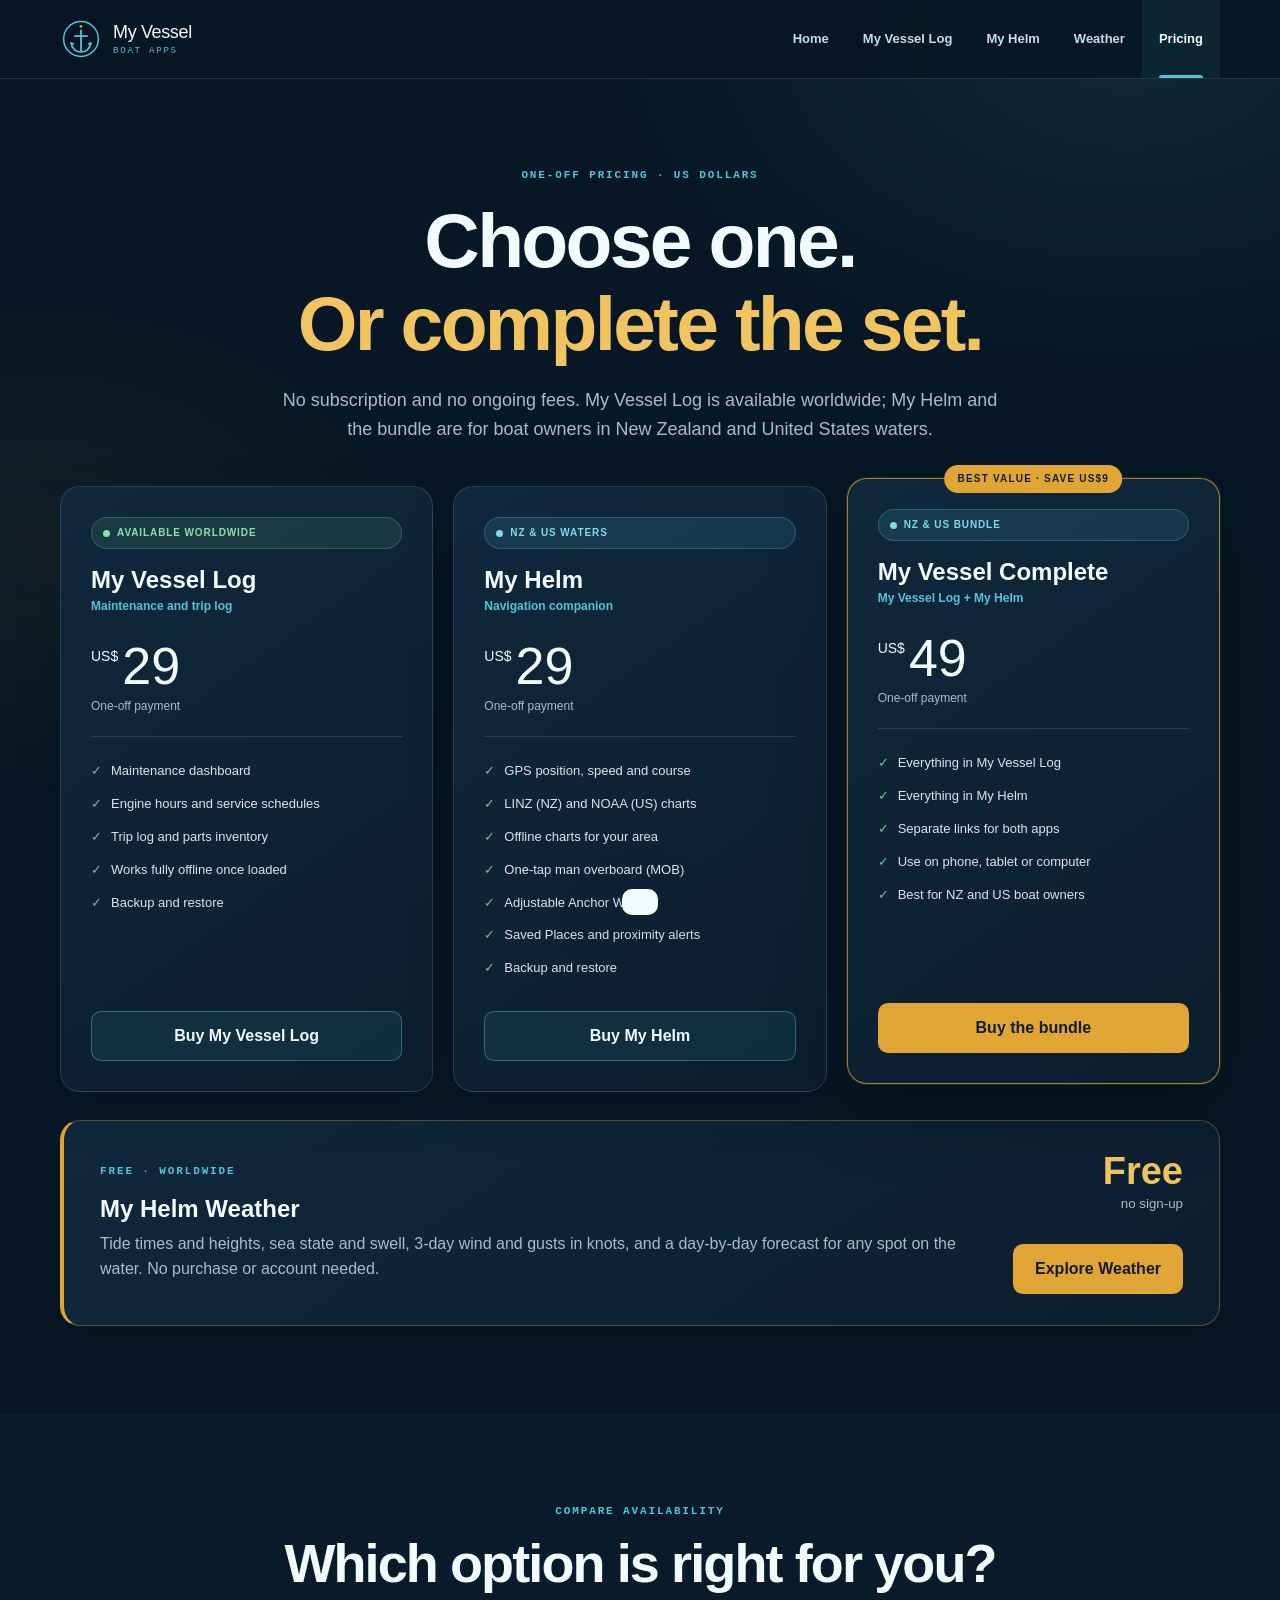
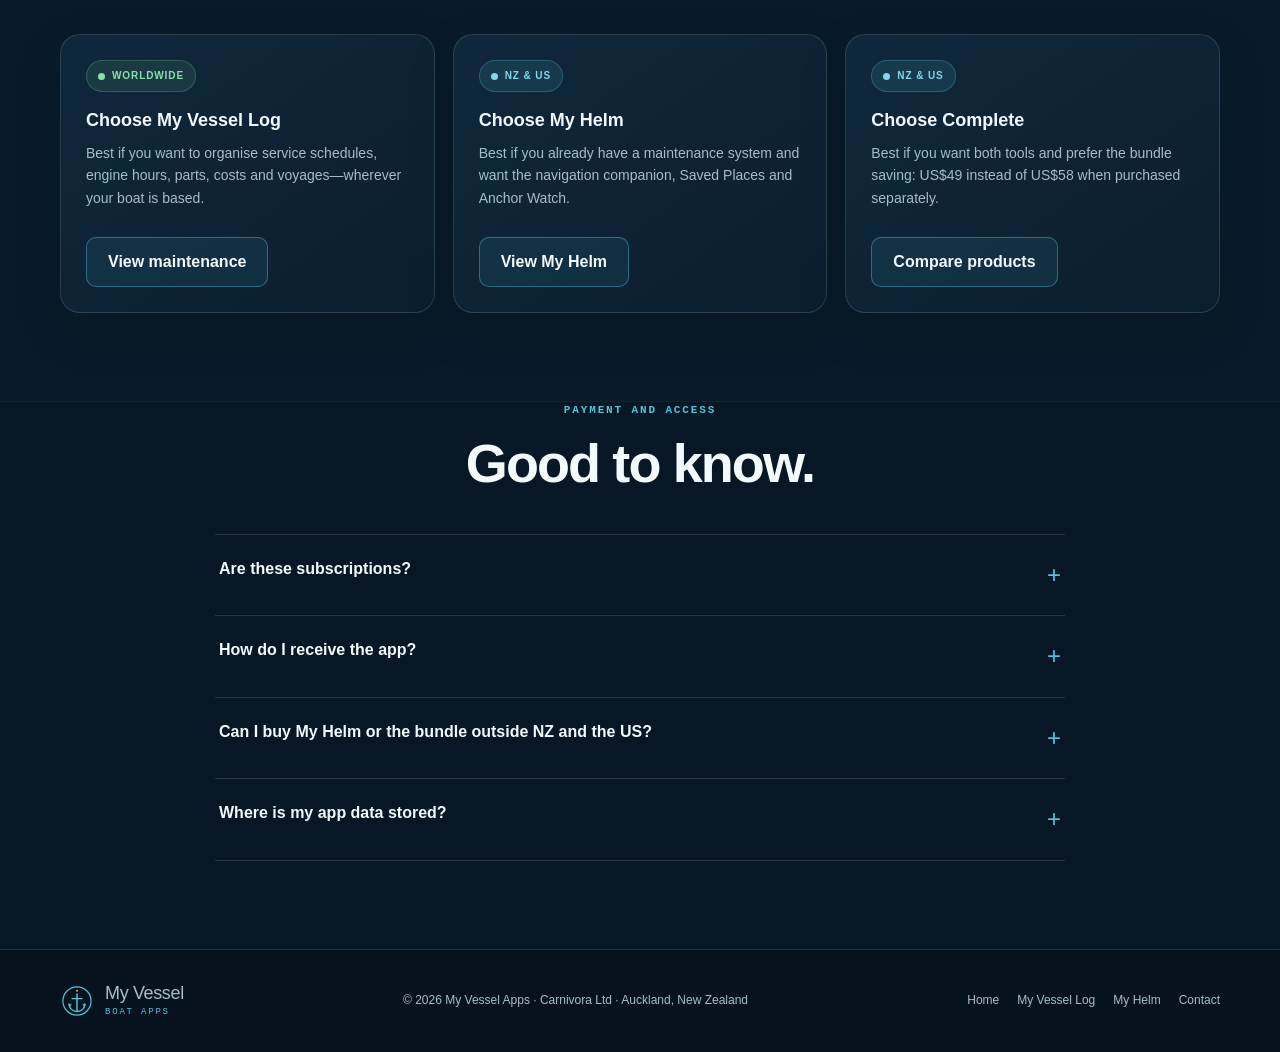
<file: pricing.html>
<!doctype html>
<html lang="en">
<head>
  <meta charset="utf-8"><meta name="viewport" content="width=device-width, initial-scale=1">
  <meta name="description" content="Compare one-off pricing for My Vessel Log, My Helm and the My Vessel Complete bundle.">
  <meta name="theme-color" content="#071725">
  <title>Pricing — My Vessel Apps</title>
  <link rel="icon" href="my-vessel-logo.svg" type="image/svg+xml"><link rel="stylesheet" href="styles.css">
</head>
<body>
  <a class="skip" href="#main">Skip to content</a>
  <header class="site-header"><div class="wrap header-row">
    <a class="brand" href="index.html" aria-label="My Vessel Apps home"><img src="my-vessel-logo.svg" alt=""><span class="brand-copy">My Vessel<small>BOAT APPS</small></span></a>
    <button class="menu-toggle" type="button" aria-expanded="false" aria-label="Open navigation">☰</button>
    <nav class="page-tabs" aria-label="Primary navigation"><a href="index.html">Home</a><a href="maintenance.html">My Vessel Log</a><a href="helm.html">My Helm</a><a href="weather.html">Weather</a><a href="pricing.html" aria-current="page">Pricing</a></nav>
  </div></header>

  <main id="main">
    <section class="section">
      <div class="wrap">
        <div class="section-head center"><div class="eyebrow">One-off pricing · US dollars</div><h1>Choose one.<br><span class="accent">Or complete the set.</span></h1><p class="lead">No subscription and no ongoing fees. My Vessel Log is available worldwide; My Helm and the bundle are for boat owners in New Zealand and United States waters.</p></div>
        <div class="price-grid">
          <article class="card price-card">
            <span class="tag tag-world">Available worldwide</span><h2>My Vessel Log</h2><div class="price-for">Maintenance and trip log</div><div class="price"><sup>US$</sup>29</div><div class="once">One-off payment</div>
            <ul class="price-list"><li>Maintenance dashboard</li><li>Engine hours and service schedules</li><li>Trip log and parts inventory</li><li>Works fully offline once loaded</li><li>Backup and restore</li></ul>
            <a class="btn btn-secondary" href="https://buy.stripe.com/cNicN5dan9eZbnA9YP5EY04">Buy My Vessel Log</a>
          </article>

          <article class="card price-card">
            <span class="tag tag-nz">NZ &amp; US waters</span><h2>My Helm</h2><div class="price-for">Navigation companion</div><div class="price"><sup>US$</sup>29</div><div class="once">One-off payment</div>
            <ul class="price-list"><li>GPS position, speed and course</li><li>LINZ (NZ) and NOAA (US) charts</li><li>Offline charts for your area</li><li>One-tap man overboard (MOB)</li><li>Adjustable Anchor Watch</li><li>Saved Places and proximity alerts</li><li>Backup and restore</li></ul>
            <a class="btn btn-secondary" href="https://buy.stripe.com/8x2dR90nB3UF1N04Ev5EY03">Buy My Helm</a>
          </article>

          <article class="card price-card featured">
            <div class="best">Best value · save US$9</div><span class="tag tag-nz">NZ &amp; US bundle</span><h2>My Vessel Complete</h2><div class="price-for">My Vessel Log + My Helm</div><div class="price"><sup>US$</sup>49</div><div class="once">One-off payment</div>
            <ul class="price-list"><li>Everything in My Vessel Log</li><li>Everything in My Helm</li><li>Separate links for both apps</li><li>Use on phone, tablet or computer</li><li>Best for NZ and US boat owners</li></ul>
            <a class="btn btn-primary" href="https://buy.stripe.com/aFabJ13zN1MxdvI1sj5EY05">Buy the bundle</a>
          </article>
        </div>
        <div class="card bundle-band free-band" style="margin-top:28px">
          <div><div class="eyebrow">Free · Worldwide</div><h3>My Helm Weather</h3><p>Tide times and heights, sea state and swell, 3-day wind and gusts in knots, and a day-by-day forecast for any spot on the water. No purchase or account needed.</p></div>
          <div class="bundle-price"><strong>Free</strong><small>no sign-up</small><div class="btn-row"><a class="btn btn-primary" href="weather.html">Explore Weather</a></div></div>
        </div>
      </div>
    </section>

    <section class="section section-dark">
      <div class="wrap"><div class="section-head center"><div class="eyebrow">Compare availability</div><h2>Which option is right for you?</h2></div>
        <div class="detail-grid">
          <article class="card detail-card"><span class="tag tag-world">Worldwide</span><h3 style="margin-top:18px">Choose My Vessel Log</h3><p>Best if you want to organise service schedules, engine hours, parts, costs and voyages—wherever your boat is based.</p><div class="btn-row"><a class="btn btn-secondary" href="maintenance.html">View maintenance</a></div></article>
          <article class="card detail-card"><span class="tag tag-nz">NZ &amp; US</span><h3 style="margin-top:18px">Choose My Helm</h3><p>Best if you already have a maintenance system and want the navigation companion, Saved Places and Anchor Watch.</p><div class="btn-row"><a class="btn btn-secondary" href="helm.html">View My Helm</a></div></article>
          <article class="card detail-card"><span class="tag tag-nz">NZ &amp; US</span><h3 style="margin-top:18px">Choose Complete</h3><p>Best if you want both tools and prefer the bundle saving: US$49 instead of US$58 when purchased separately.</p><div class="btn-row"><a class="btn btn-secondary" href="index.html#choose">Compare products</a></div></article>
        </div>
      </div>
    </section>

    <section class="section">
      <div class="wrap"><div class="section-head center"><div class="eyebrow">Payment and access</div><h2>Good to know.</h2></div>
        <div class="faq-list">
          <details><summary>Are these subscriptions?</summary><p>No. Each price is a one-off payment with no monthly or annual fee.</p></details>
          <details><summary>How do I receive the app?</summary><p>After payment, Stripe sends you to the matching welcome page where you can open the purchased app and follow the home-screen setup instructions.</p></details>
          <details><summary>Can I buy My Helm or the bundle outside NZ and the US?</summary><p>My Vessel Log works worldwide. My Helm's detailed charts cover New Zealand and United States waters only, so My Helm and the bundle are intended for boat owners in those waters.</p></details>
          <details><summary>Where is my app data stored?</summary><p>Your records and Saved Places are stored locally in your device's browser. Use each app's Backup and Restore tools to keep a safe copy or move data.</p></details>
        </div>
      </div>
    </section>
  </main>

  <footer class="site-footer"><div class="wrap footer-row"><a class="brand" href="index.html"><img src="my-vessel-logo.svg" alt=""><span class="brand-copy">My Vessel<small>BOAT APPS</small></span></a><div>© <span data-year>2026</span> My Vessel Apps · Carnivora Ltd · Auckland, New Zealand</div><div class="footer-links"><a href="index.html">Home</a><a href="maintenance.html">My Vessel Log</a><a href="helm.html">My Helm</a><a href="mailto:mike@myvessellog.com">Contact</a></div></div></footer>
  <div class="toast" id="stripeToast" role="status" aria-live="polite"></div>
  <script src="site.js"></script>
</body>
</html>
</file>
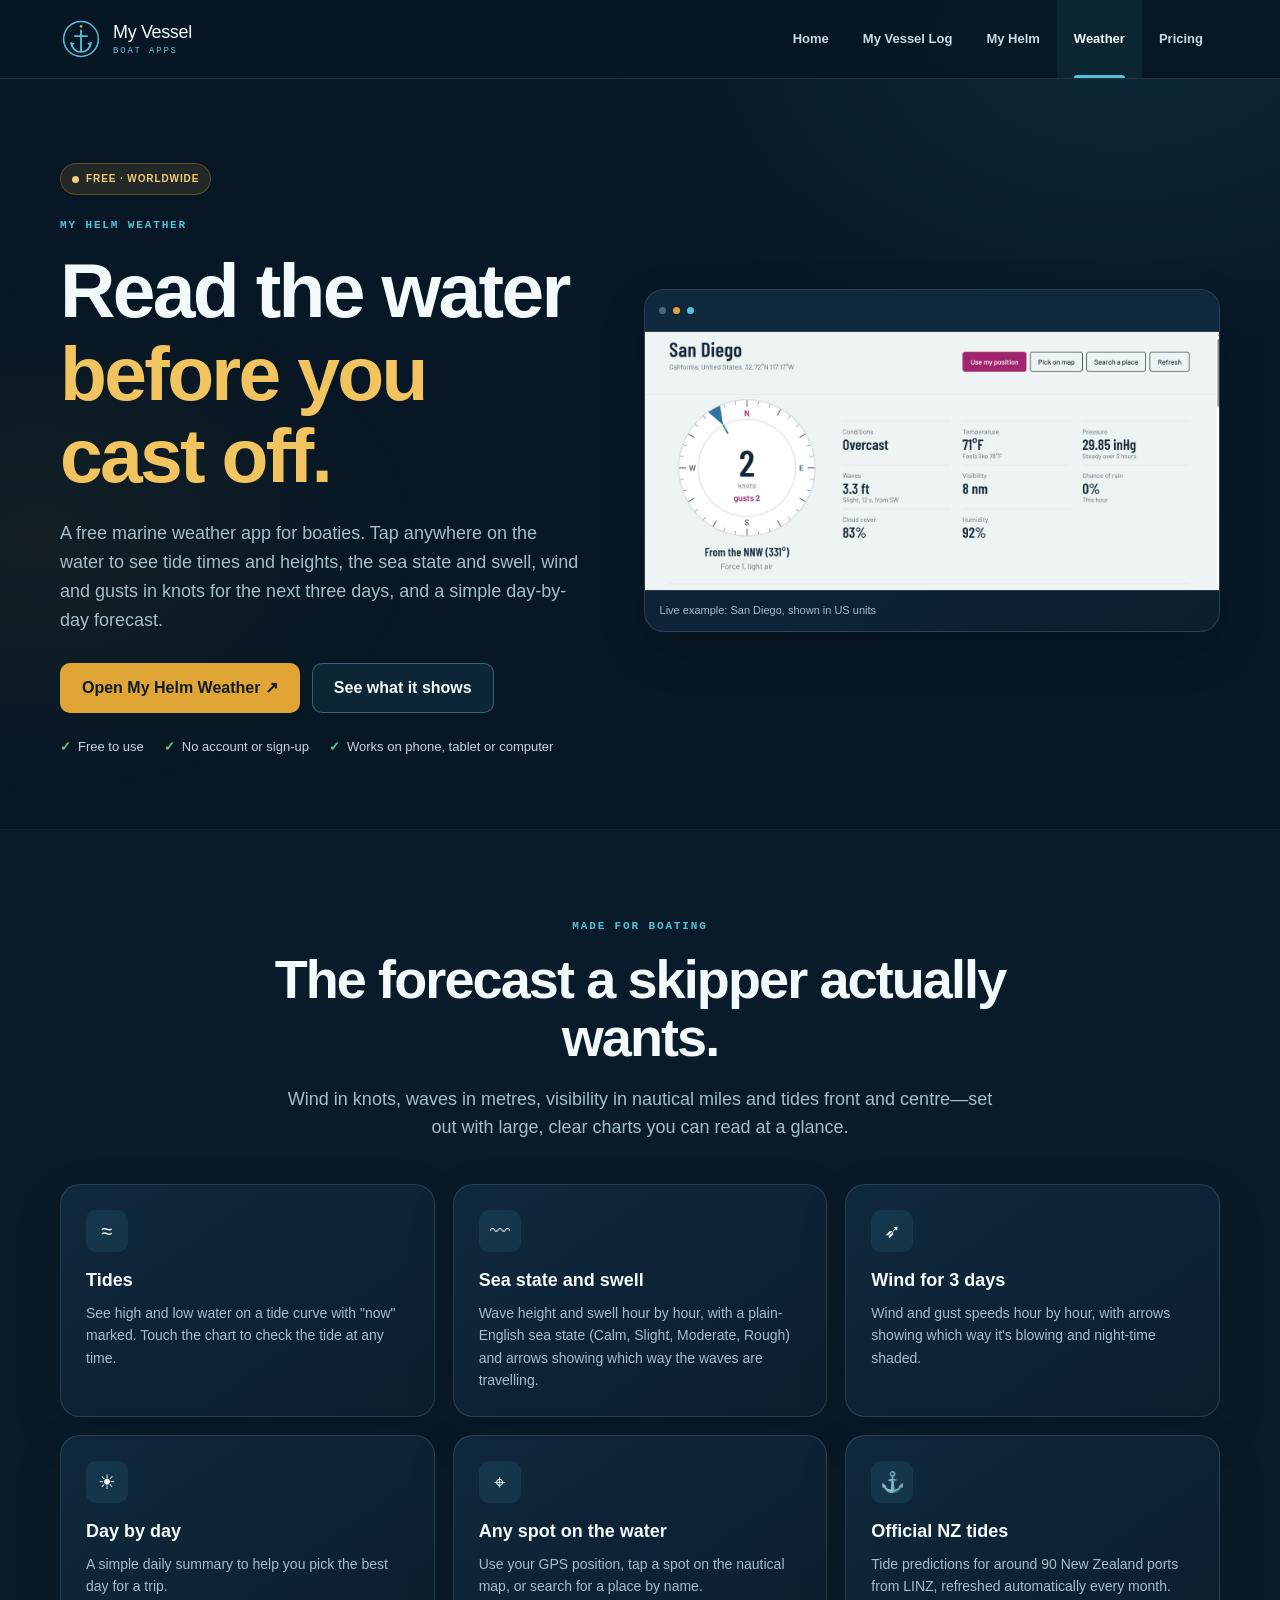
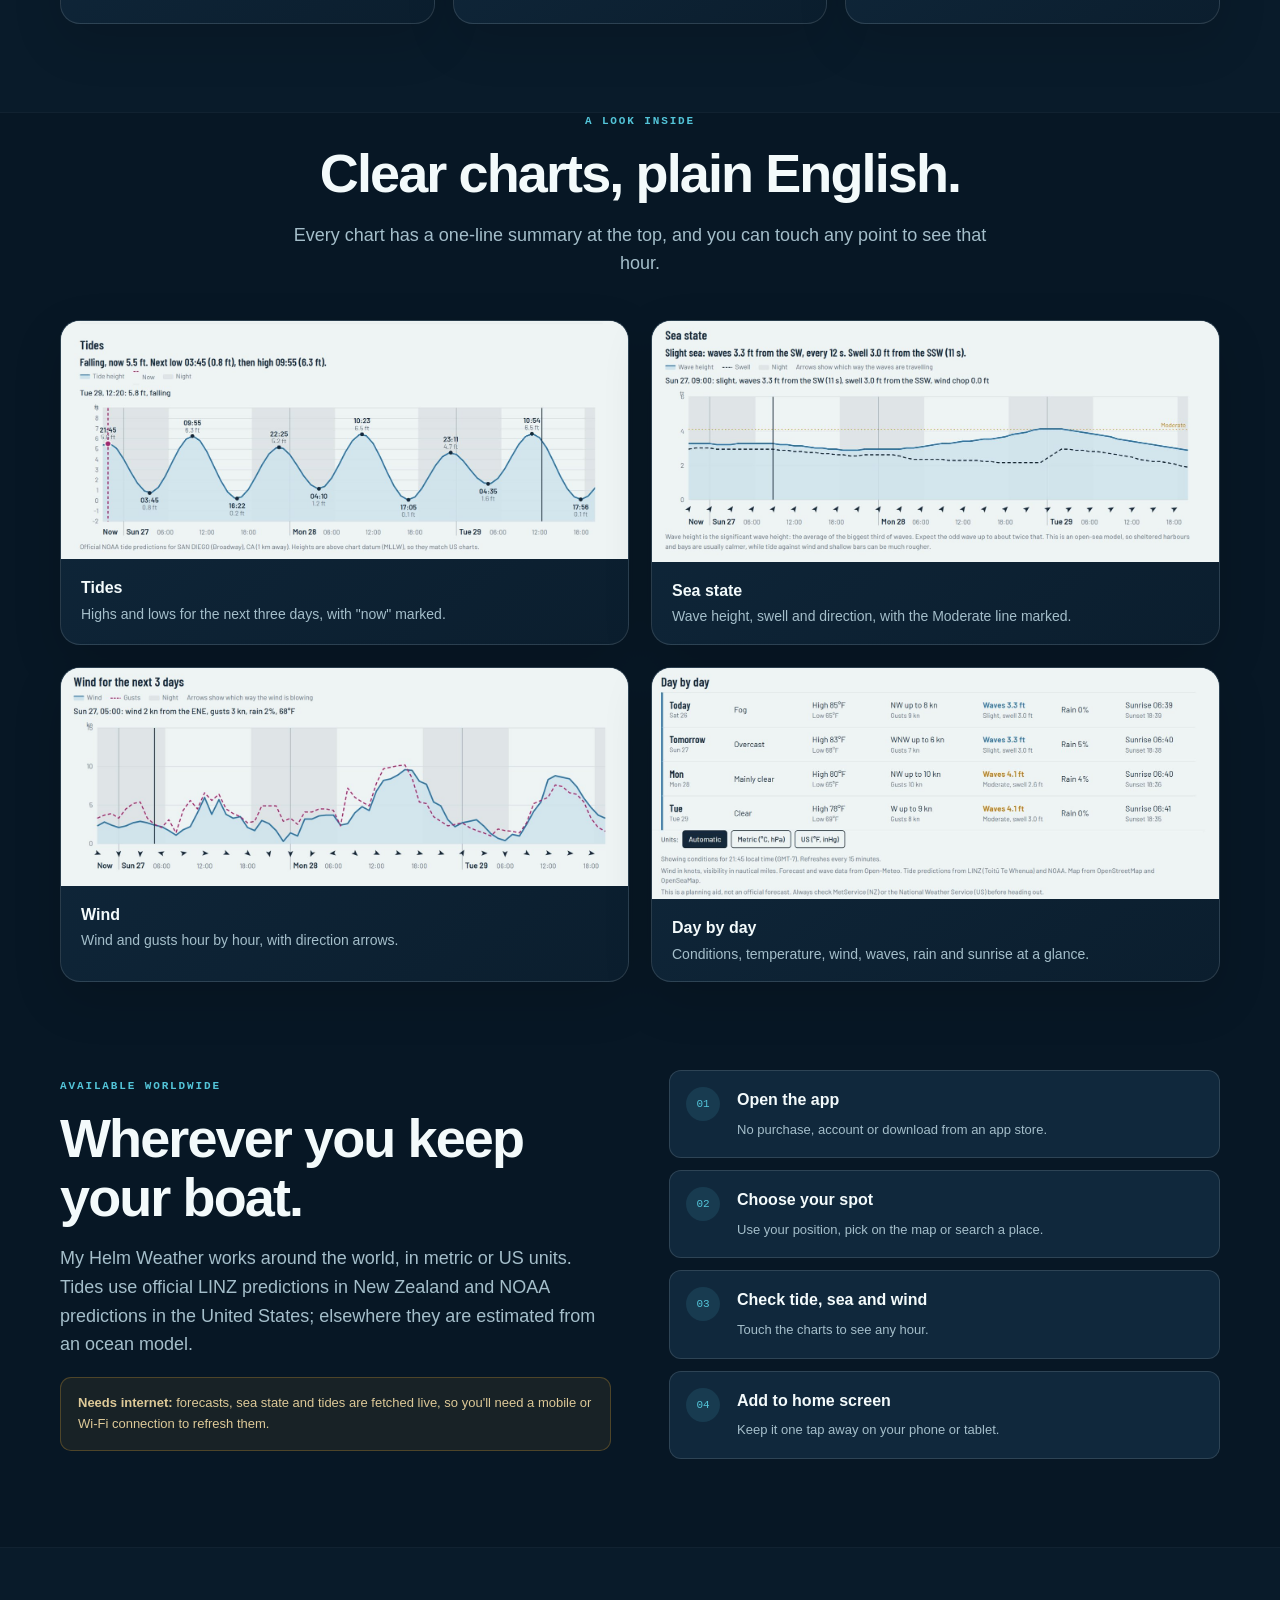
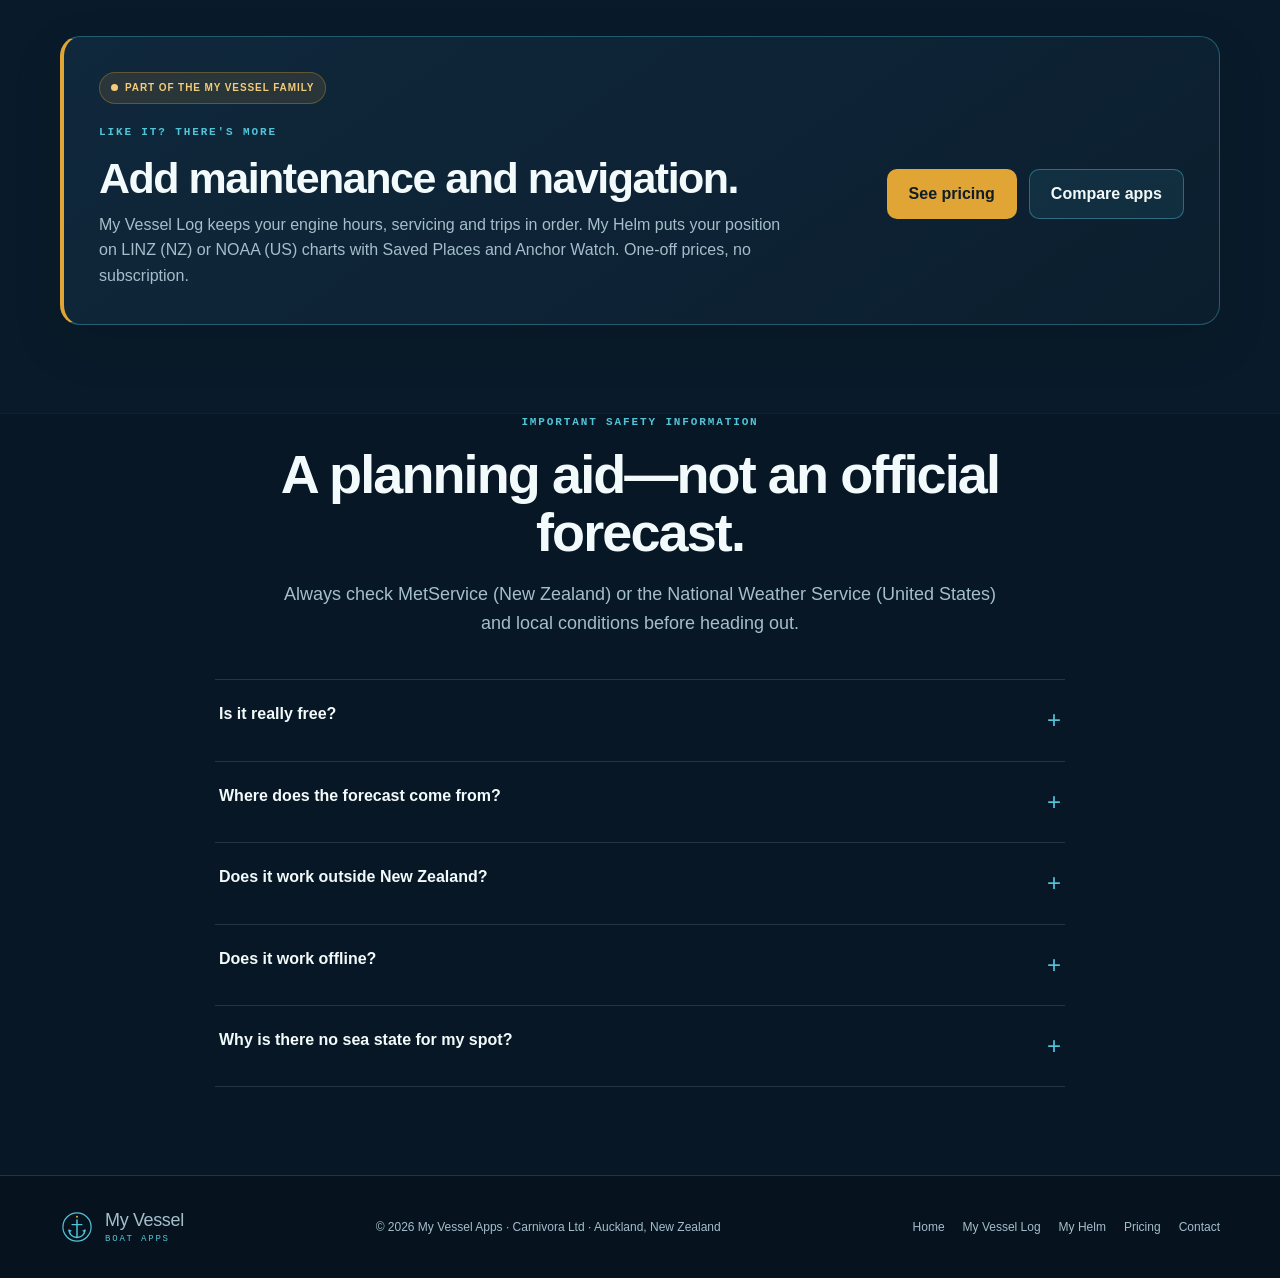
<file: weather.html>
<!doctype html>
<html lang="en">
<head>
  <meta charset="utf-8"><meta name="viewport" content="width=device-width, initial-scale=1">
  <meta name="description" content="My Helm Weather: a free marine weather app for boaties. Tide times and heights, sea state and swell, 3-day wind and gusts in knots, and a day-by-day forecast for any spot on the water.">
  <meta name="theme-color" content="#071725">
  <title>My Helm Weather — Free Tides, Wind and Sea State for Boaties</title>
  <link rel="icon" href="my-vessel-logo.svg" type="image/svg+xml"><link rel="stylesheet" href="styles.css">
</head>
<body>
  <a class="skip" href="#main">Skip to content</a>
  <header class="site-header"><div class="wrap header-row">
    <a class="brand" href="index.html" aria-label="My Vessel Apps home"><img src="my-vessel-logo.svg" alt=""><span class="brand-copy">My Vessel<small>BOAT APPS</small></span></a>
    <button class="menu-toggle" type="button" aria-expanded="false" aria-label="Open navigation">☰</button>
    <nav class="page-tabs" aria-label="Primary navigation"><a href="index.html">Home</a><a href="maintenance.html">My Vessel Log</a><a href="helm.html">My Helm</a><a href="weather.html" aria-current="page">Weather</a><a href="pricing.html">Pricing</a></nav>
  </div></header>

  <main id="main">
    <section class="product-hero">
      <div class="wrap product-hero-grid">
        <div>
          <span class="tag tag-free">Free · Worldwide</span>
          <div class="eyebrow" style="margin-top:22px">My Helm Weather</div>
          <h1>Read the water<br><span class="accent">before you cast off.</span></h1>
          <p class="lead">A free marine weather app for boaties. Tap anywhere on the water to see tide times and heights, the sea state and swell, wind and gusts in knots for the next three days, and a simple day-by-day forecast.</p>
          <div class="btn-row"><a class="btn btn-primary" href="https://mikesmillie59-droid.github.io/helm-weather/" target="_blank" rel="noopener">Open My Helm Weather ↗</a><a class="btn btn-secondary" href="#features">See what it shows</a></div>
          <div class="proof"><span>Free to use</span><span>No account or sign-up</span><span>Works on phone, tablet or computer</span></div>
        </div>
        <div class="card hero-panel"><div class="window-bar"><i></i><i></i><i></i></div><img class="weather-hero-img" src="weather-now.jpg" alt="My Helm Weather showing a wind compass, conditions, waves, visibility and pressure"><div class="cap">Live example: San Diego, shown in US units</div></div>
      </div>
    </section>

    <section class="section section-dark" id="features">
      <div class="wrap"><div class="section-head center"><div class="eyebrow">Made for boating</div><h2>The forecast a skipper actually wants.</h2><p class="lead">Wind in knots, waves in metres, visibility in nautical miles and tides front and centre—set out with large, clear charts you can read at a glance.</p></div>
        <div class="detail-grid">
          <article class="card detail-card"><div class="detail-icon">≈</div><h3>Tides</h3><p>See high and low water on a tide curve with "now" marked. Touch the chart to check the tide at any time.</p></article>
          <article class="card detail-card"><div class="detail-icon">〰</div><h3>Sea state and swell</h3><p>Wave height and swell hour by hour, with a plain-English sea state (Calm, Slight, Moderate, Rough) and arrows showing which way the waves are travelling.</p></article>
          <article class="card detail-card"><div class="detail-icon">➶</div><h3>Wind for 3 days</h3><p>Wind and gust speeds hour by hour, with arrows showing which way it's blowing and night-time shaded.</p></article>
          <article class="card detail-card"><div class="detail-icon">☀</div><h3>Day by day</h3><p>A simple daily summary to help you pick the best day for a trip.</p></article>
          <article class="card detail-card"><div class="detail-icon">⌖</div><h3>Any spot on the water</h3><p>Use your GPS position, tap a spot on the nautical map, or search for a place by name.</p></article>
          <article class="card detail-card"><div class="detail-icon">⚓</div><h3>Official NZ tides</h3><p>Tide predictions for around 90 New Zealand ports from LINZ, refreshed automatically every month.</p></article>
        </div>
      </div>
    </section>

    <section class="section">
      <div class="wrap"><div class="section-head center"><div class="eyebrow">A look inside</div><h2>Clear charts, plain English.</h2><p class="lead">Every chart has a one-line summary at the top, and you can touch any point to see that hour.</p></div>
        <div class="shot-grid">
          <figure class="card shot"><img src="weather-tides.jpg" alt="Tide chart with high and low times and heights" loading="lazy"><figcaption><strong>Tides</strong>Highs and lows for the next three days, with "now" marked.</figcaption></figure>
          <figure class="card shot"><img src="weather-sea.jpg" alt="Sea state chart showing wave height and swell" loading="lazy"><figcaption><strong>Sea state</strong>Wave height, swell and direction, with the Moderate line marked.</figcaption></figure>
          <figure class="card shot"><img src="weather-wind.jpg" alt="Three-day wind and gust chart" loading="lazy"><figcaption><strong>Wind</strong>Wind and gusts hour by hour, with direction arrows.</figcaption></figure>
          <figure class="card shot"><img src="weather-days.jpg" alt="Day-by-day forecast table" loading="lazy"><figcaption><strong>Day by day</strong>Conditions, temperature, wind, waves, rain and sunrise at a glance.</figcaption></figure>
        </div>
      </div>
    </section>

    <section class="section">
      <div class="wrap split">
        <div>
          <div class="eyebrow">Available worldwide</div><h2>Wherever you keep your boat.</h2>
          <p class="lead">My Helm Weather works around the world, in metric or US units. Tides use official LINZ predictions in New Zealand and NOAA predictions in the United States; elsewhere they are estimated from an ocean model.</p>
          <div class="notice"><strong>Needs internet:</strong> forecasts, sea state and tides are fetched live, so you'll need a mobile or Wi-Fi connection to refresh them.</div>
        </div>
        <div class="steps">
          <div class="step"><div class="step-num">01</div><div><strong>Open the app</strong><span>No purchase, account or download from an app store.</span></div></div>
          <div class="step"><div class="step-num">02</div><div><strong>Choose your spot</strong><span>Use your position, pick on the map or search a place.</span></div></div>
          <div class="step"><div class="step-num">03</div><div><strong>Check tide, sea and wind</strong><span>Touch the charts to see any hour.</span></div></div>
          <div class="step"><div class="step-num">04</div><div><strong>Add to home screen</strong><span>Keep it one tap away on your phone or tablet.</span></div></div>
        </div>
      </div>
    </section>

    <section class="section section-dark">
      <div class="wrap"><div class="card demo-callout free-band"><div><span class="tag tag-free">Part of the My Vessel family</span><div class="eyebrow" style="margin-top:20px">Like it? There's more</div><h2>Add maintenance and navigation.</h2><p>My Vessel Log keeps your engine hours, servicing and trips in order. My Helm puts your position on LINZ (NZ) or NOAA (US) charts with Saved Places and Anchor Watch. One-off prices, no subscription.</p></div><div class="btn-row"><a class="btn btn-primary" href="pricing.html">See pricing</a><a class="btn btn-secondary" href="index.html#choose">Compare apps</a></div></div></div>
    </section>

    <section class="section">
      <div class="wrap"><div class="section-head center"><div class="eyebrow">Important safety information</div><h2>A planning aid—not an official forecast.</h2><p class="lead">Always check MetService (New Zealand) or the National Weather Service (United States) and local conditions before heading out.</p></div>
        <div class="faq-list">
          <details><summary>Is it really free?</summary><p>Yes. My Helm Weather is free to use with no account, no sign-up and no subscription.</p></details>
          <details><summary>Where does the forecast come from?</summary><p>Forecast and wave data come from Open-Meteo. Tide predictions come from LINZ (Toitū Te Whenua) in New Zealand and NOAA in the United States. Maps are from OpenStreetMap and OpenSeaMap.</p></details>
          <details><summary>Does it work outside New Zealand?</summary><p>Yes. Wind, sea state and forecasts work worldwide. Outside New Zealand and the United States, tides are estimated from an ocean model, so treat them as a guide.</p></details>
          <details><summary>Does it work offline?</summary><p>No. It needs an internet connection to load the latest forecast, sea state and tides.</p></details>
          <details><summary>Why is there no sea state for my spot?</summary><p>Wave forecasts cover open and coastal water. Very sheltered spots—up a river or deep in a harbour—may show no sea state, or the nearest open-water reading instead.</p></details>
        </div>
      </div>
    </section>
  </main>

  <footer class="site-footer"><div class="wrap footer-row"><a class="brand" href="index.html"><img src="my-vessel-logo.svg" alt=""><span class="brand-copy">My Vessel<small>BOAT APPS</small></span></a><div>© <span data-year>2026</span> My Vessel Apps · Carnivora Ltd · Auckland, New Zealand</div><div class="footer-links"><a href="index.html">Home</a><a href="maintenance.html">My Vessel Log</a><a href="helm.html">My Helm</a><a href="pricing.html">Pricing</a><a href="mailto:mike@myvessellog.com">Contact</a></div></div></footer>
  <script src="site.js"></script>
</body>
</html>
</file>
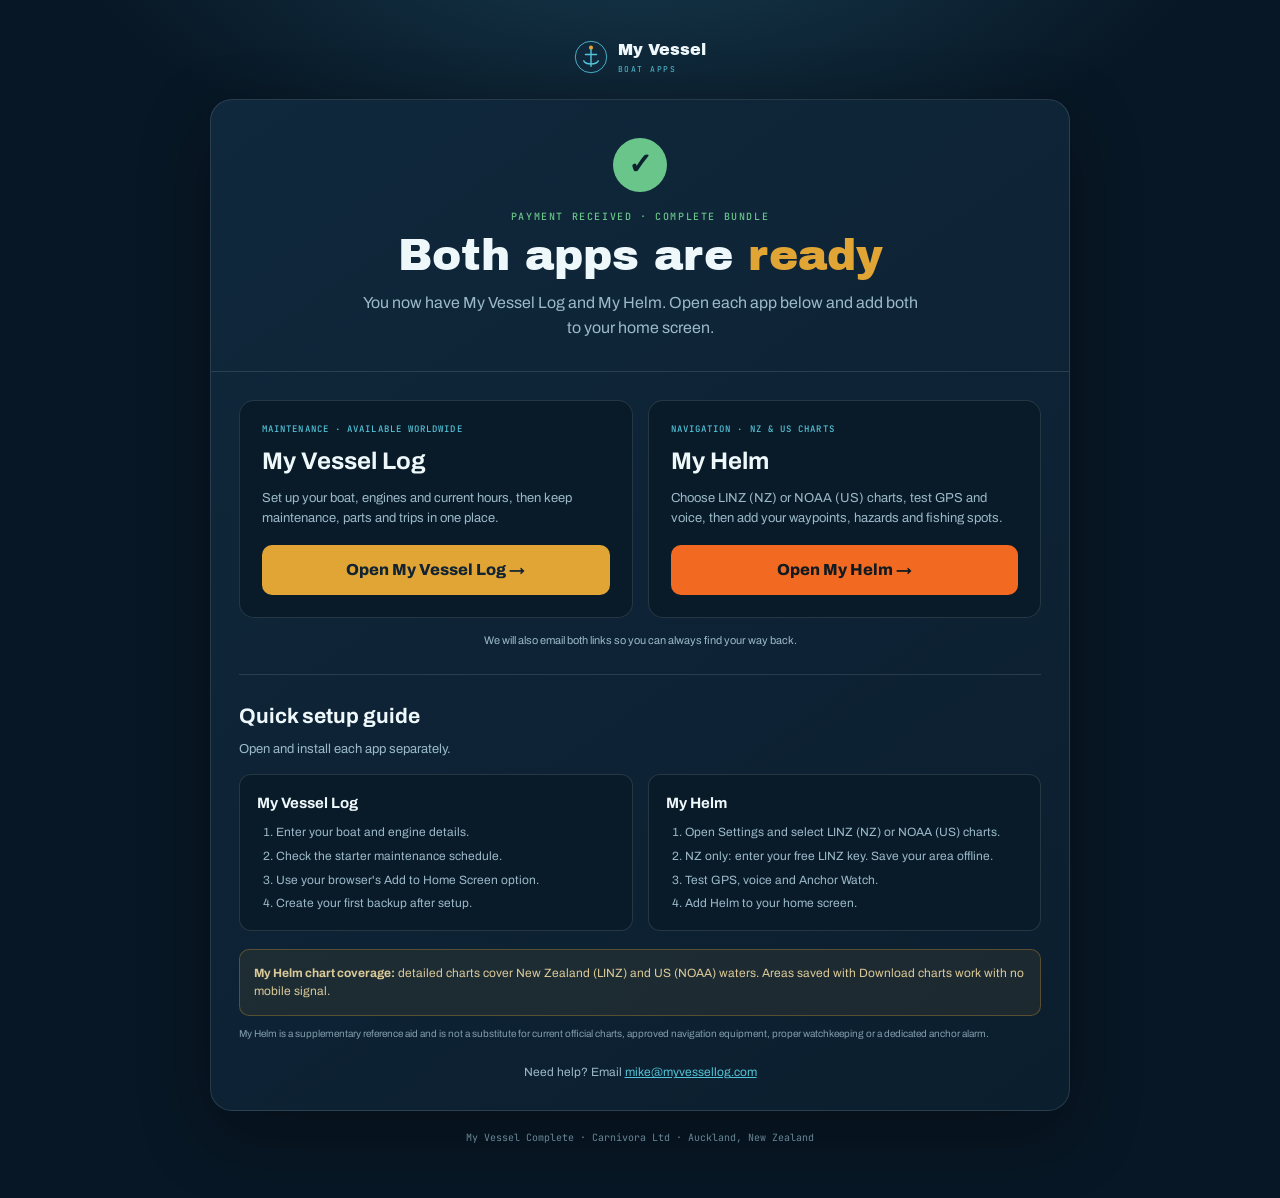
<file: welcome-complete.html>
<!DOCTYPE html>
<html lang="en">
<head>
<meta charset="UTF-8"><meta name="viewport" content="width=device-width, initial-scale=1.0"><meta name="robots" content="noindex,nofollow"><meta name="theme-color" content="#081725">
<title>Welcome aboard — My Vessel Complete</title>
<link rel="preconnect" href="https://fonts.googleapis.com"><link rel="preconnect" href="https://fonts.gstatic.com" crossorigin><link href="https://fonts.googleapis.com/css2?family=Archivo:wght@400;500;600;700&family=Archivo+Black&family=JetBrains+Mono:wght@400;500&display=swap" rel="stylesheet">
<style>
:root{--ocean:#081725;--deep:#0d2134;--hull:#122c43;--foam:#eef8fa;--muted:#9bb9c8;--wake:#53c4d8;--brass:#e0a535;--green:#69c58a;--orange:#f26a21;--line:rgba(238,248,250,.12);--serif:'Archivo Black',sans-serif;--sans:'Archivo',sans-serif;--mono:'JetBrains Mono',monospace}*{box-sizing:border-box}body{margin:0;min-height:100vh;background:radial-gradient(900px 480px at 50% -10%,#183e52,var(--ocean) 65%);color:var(--foam);font-family:var(--sans);line-height:1.55;padding:34px 16px}.page{width:min(860px,100%);margin:auto}.brand{display:flex;align-items:center;justify-content:center;gap:10px;font-family:var(--serif);margin:4px 0 24px}.brand svg{width:34px}.brand small{font-family:var(--mono);display:block;font-size:8px;color:var(--wake);letter-spacing:.18em}.main-card{background:linear-gradient(145deg,#10283c,#0b1e2e);border:1px solid var(--line);border-radius:22px;overflow:hidden;box-shadow:0 24px 70px rgba(0,0,0,.32)}.head{text-align:center;padding:38px 28px 30px;border-bottom:1px solid var(--line)}.check{width:54px;height:54px;border-radius:50%;display:grid;place-items:center;margin:0 auto 18px;background:var(--green);color:#0c202d;font-size:29px;font-weight:800}.eyebrow{font:500 10px var(--mono);letter-spacing:.16em;text-transform:uppercase;color:var(--green)}h1{font:44px/1.05 var(--serif);margin:9px 0 13px}h1 span{color:var(--brass)}.head p{color:var(--muted);max-width:570px;margin:auto}.body{padding:28px}.apps{display:grid;grid-template-columns:1fr 1fr;gap:15px}.app{border:1px solid var(--line);background:#091b29;border-radius:15px;padding:22px;display:flex;flex-direction:column}.tag{font:500 9px var(--mono);text-transform:uppercase;letter-spacing:.12em;color:var(--wake)}.app h2{font-size:24px;margin:8px 0}.app p{color:var(--muted);font-size:13px;margin:0 0 17px;flex:1}.open{display:flex;align-items:center;justify-content:center;min-height:50px;border-radius:10px;text-decoration:none;font-weight:800;background:var(--brass);color:#122331}.app.helm .open{background:var(--orange);color:#101a20}.under{text-align:center;color:var(--muted);font-size:11px;margin:14px 0 0}.rule{height:1px;background:var(--line);margin:25px 0}.body>h2{font-size:21px;margin:0 0 6px}.sub{font-size:13px;color:var(--muted);margin-bottom:15px}.quick{display:grid;grid-template-columns:1fr 1fr;gap:15px}.quick-card{background:#091b29;border:1px solid var(--line);border-radius:12px;padding:17px}.quick-card h3{font-size:15px;margin:0 0 8px}.quick-card ol{margin:0;padding-left:19px;color:var(--muted);font-size:12px}.quick-card li+li{margin-top:5px}.note{margin-top:18px;padding:14px;border:1px solid rgba(224,165,53,.3);background:rgba(224,165,53,.08);border-radius:10px;font-size:12px;color:#dbc997}.safety{margin-top:10px;font-size:10px;color:#829dac}.help{text-align:center;font-size:12px;color:var(--muted);margin-top:22px}.help a{color:var(--wake)}.footer{text-align:center;color:#698796;font:10px var(--mono);margin:20px 0}@media(max-width:650px){body{padding:18px 10px}.head{padding:30px 20px 25px}h1{font-size:35px}.body{padding:20px}.apps,.quick{grid-template-columns:1fr}}
</style>
</head>
<body>
<main class="page"><div class="brand"><svg viewBox="0 0 40 40" fill="none" aria-hidden="true"><circle cx="20" cy="20" r="18.5" fill="#10283c" stroke="#53c4d8"/><circle cx="20" cy="9" r="2.4" fill="#e0a535"/><path d="M20 11.5V31M13.5 17h13M11.5 24.5c2.5 5 14.5 5 17 0" stroke="#53c4d8" stroke-width="1.7" stroke-linecap="round"/></svg><span>My Vessel<small>BOAT APPS</small></span></div>
<section class="main-card"><header class="head"><div class="check">✓</div><div class="eyebrow">Payment received · Complete bundle</div><h1>Both apps are <span>ready</span></h1><p>You now have My Vessel Log and My Helm. Open each app below and add both to your home screen.</p></header><div class="body">
<div class="apps"><article class="app"><div class="tag">Maintenance · available worldwide</div><h2>My Vessel Log</h2><p>Set up your boat, engines and current hours, then keep maintenance, parts and trips in one place.</p><a class="open" href="https://mikesmillie59-droid.github.io/myvessel-log/My_Vessel_Log_App.html" target="_blank" rel="noopener">Open My Vessel Log →</a></article><article class="app helm"><div class="tag">Navigation · NZ &amp; US charts</div><h2>My Helm</h2><p>Choose LINZ (NZ) or NOAA (US) charts, test GPS and voice, then add your waypoints, hazards and fishing spots.</p><a class="open" href="https://mikesmillie59-droid.github.io/helm/" target="_blank" rel="noopener">Open My Helm →</a></article></div>
<div class="under">We will also email both links so you can always find your way back.</div><div class="rule"></div>
<h2>Quick setup guide</h2><div class="sub">Open and install each app separately.</div>
<div class="quick"><div class="quick-card"><h3>My Vessel Log</h3><ol><li>Enter your boat and engine details.</li><li>Check the starter maintenance schedule.</li><li>Use your browser's Add to Home Screen option.</li><li>Create your first backup after setup.</li></ol></div><div class="quick-card"><h3>My Helm</h3><ol><li>Open Settings and select LINZ (NZ) or NOAA (US) charts.</li><li>NZ only: enter your free LINZ key. Save your area offline.</li><li>Test GPS, voice and Anchor Watch.</li><li>Add Helm to your home screen.</li></ol></div></div>
<div class="note"><strong>My Helm chart coverage:</strong> detailed charts cover New Zealand (LINZ) and US (NOAA) waters. Areas saved with Download charts work with no mobile signal.</div>
<div class="safety">My Helm is a supplementary reference aid and is not a substitute for current official charts, approved navigation equipment, proper watchkeeping or a dedicated anchor alarm.</div>
<div class="help">Need help? Email <a href="mailto:mike@myvessellog.com">mike@myvessellog.com</a></div>
</div></section><div class="footer">My Vessel Complete · Carnivora Ltd · Auckland, New Zealand</div></main>
</body>
</html>
</file>
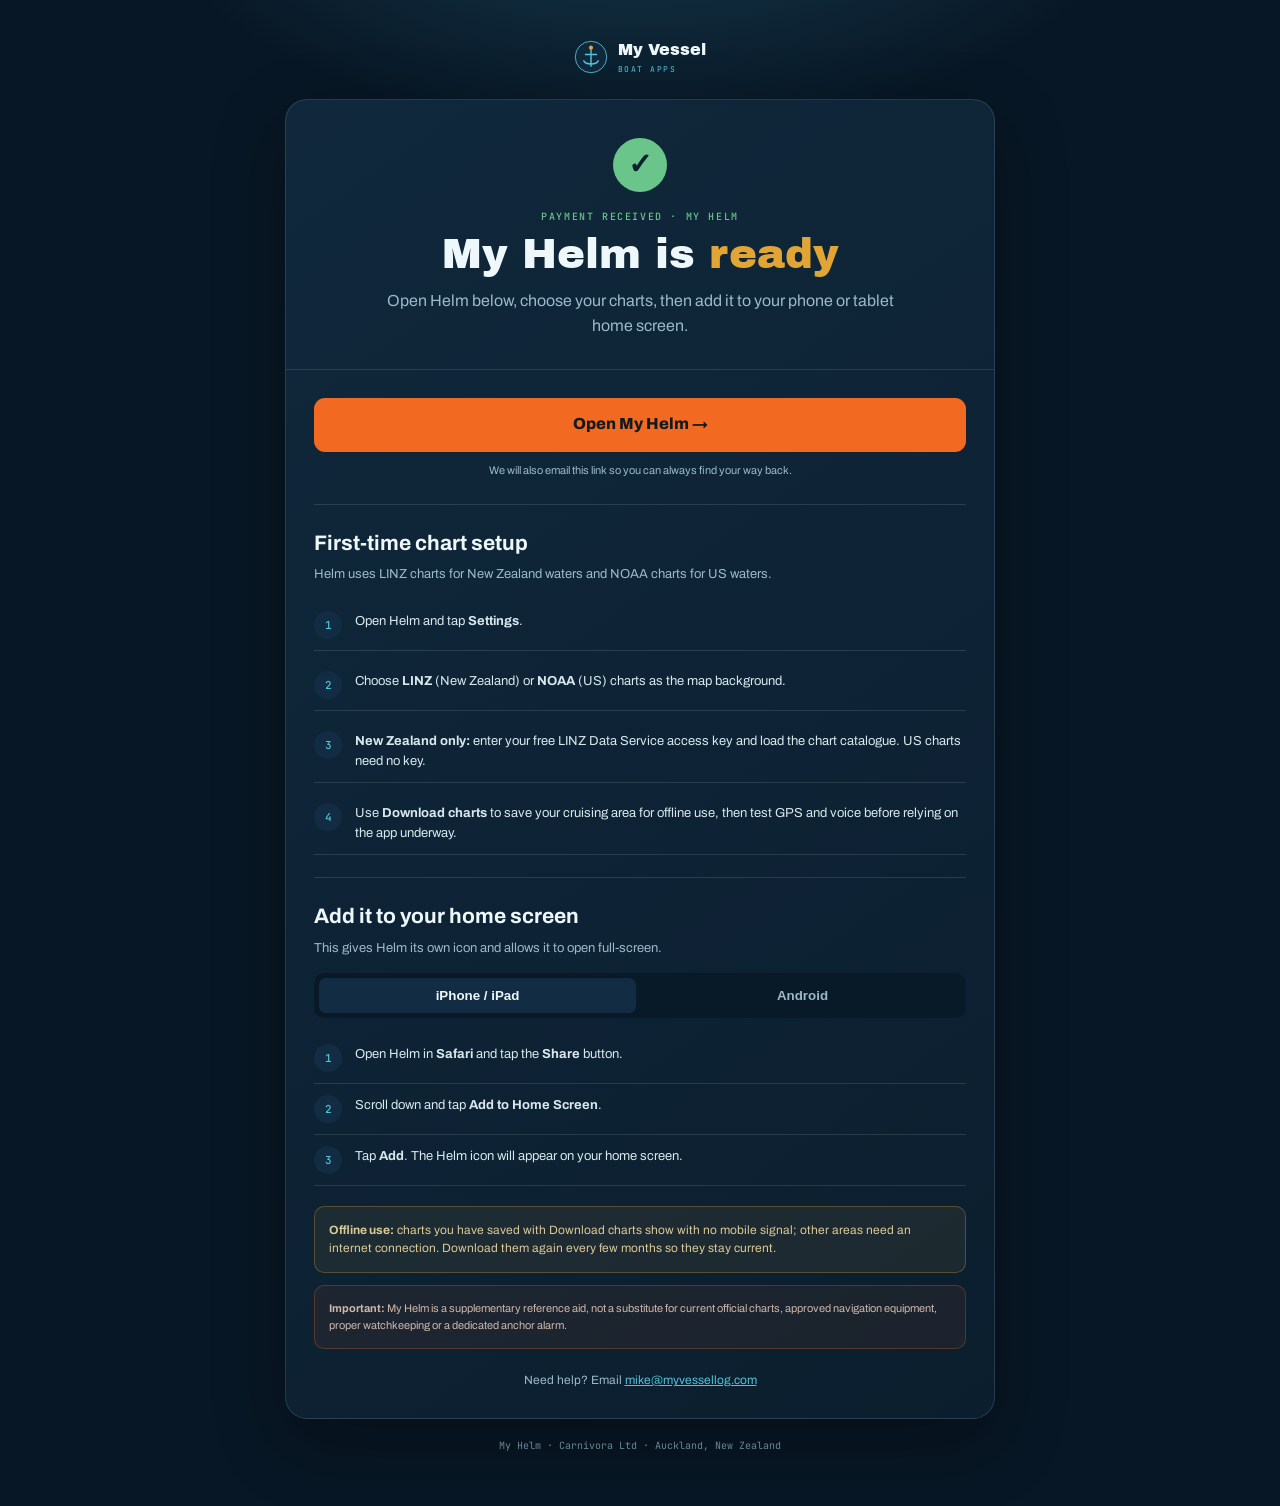
<file: welcome-helm.html>
<!DOCTYPE html>
<html lang="en">
<head>
<meta charset="UTF-8"><meta name="viewport" content="width=device-width, initial-scale=1.0"><meta name="robots" content="noindex,nofollow"><meta name="theme-color" content="#081725">
<title>Welcome aboard — My Helm</title>
<link rel="preconnect" href="https://fonts.googleapis.com"><link rel="preconnect" href="https://fonts.gstatic.com" crossorigin><link href="https://fonts.googleapis.com/css2?family=Archivo:wght@400;500;600;700&family=Archivo+Black&family=JetBrains+Mono:wght@400;500&display=swap" rel="stylesheet">
<style>
:root{--ocean:#081725;--deep:#0d2134;--hull:#122c43;--foam:#eef8fa;--muted:#9bb9c8;--wake:#53c4d8;--brass:#e0a535;--green:#69c58a;--orange:#f26a21;--line:rgba(238,248,250,.12);--serif:'Archivo Black',sans-serif;--sans:'Archivo',sans-serif;--mono:'JetBrains Mono',monospace}*{box-sizing:border-box}body{margin:0;min-height:100vh;background:radial-gradient(800px 440px at 50% -10%,#183e52,var(--ocean) 65%);color:var(--foam);font-family:var(--sans);line-height:1.55;padding:34px 16px}.page{width:min(710px,100%);margin:auto}.brand{display:flex;align-items:center;justify-content:center;gap:10px;font-family:var(--serif);margin:4px 0 24px}.brand svg{width:34px}.brand small{font-family:var(--mono);display:block;font-size:8px;color:var(--wake);letter-spacing:.18em}.card{background:linear-gradient(145deg,#10283c,#0b1e2e);border:1px solid var(--line);border-radius:22px;overflow:hidden;box-shadow:0 24px 70px rgba(0,0,0,.32)}.head{text-align:center;padding:38px 28px 30px;border-bottom:1px solid var(--line)}.check{width:54px;height:54px;border-radius:50%;display:grid;place-items:center;margin:0 auto 18px;background:var(--green);color:#0c202d;font-size:29px;font-weight:800}.eyebrow{font:500 10px var(--mono);letter-spacing:.16em;text-transform:uppercase;color:var(--green)}h1{font:42px/1.05 var(--serif);margin:9px 0 13px}h1 span{color:var(--brass)}.head p{color:var(--muted);max-width:520px;margin:auto}.body{padding:28px}.open{display:flex;align-items:center;justify-content:center;gap:9px;min-height:54px;background:var(--orange);color:#101a20;border-radius:11px;text-decoration:none;font-weight:800}.under{text-align:center;color:var(--muted);font-size:11px;margin:10px 0 25px}.rule{height:1px;background:var(--line);margin:22px 0}.body h2{font-size:21px;margin:0 0 5px}.sub{font-size:13px;color:var(--muted);margin-bottom:15px}.setup{display:grid;gap:9px}.setup-row{display:grid;grid-template-columns:30px 1fr;gap:11px;padding:11px 0;border-bottom:1px solid var(--line);font-size:13px;color:#d8e7eb}.num{width:28px;height:28px;border-radius:50%;display:grid;place-items:center;background:var(--hull);color:var(--wake);font:500 11px var(--mono)}.tabs{display:grid;grid-template-columns:1fr 1fr;gap:8px;padding:5px;background:#081a28;border-radius:10px}.tabs button{border:0;border-radius:7px;padding:10px;background:transparent;color:var(--muted);font-weight:700;cursor:pointer}.tabs button.on{background:var(--hull);color:var(--foam)}.steps{display:none;margin-top:15px}.steps.show{display:block}.step{display:grid;grid-template-columns:30px 1fr;gap:11px;padding:11px 0;border-bottom:1px solid var(--line);font-size:13px;color:#d8e7eb}.note{margin-top:20px;padding:14px;border:1px solid rgba(224,165,53,.3);background:rgba(224,165,53,.08);border-radius:10px;font-size:12px;color:#dbc997}.safety{margin-top:12px;padding:14px;border:1px solid rgba(242,106,33,.28);background:rgba(242,106,33,.07);border-radius:10px;font-size:11px;color:#cdb8aa}.help{text-align:center;font-size:12px;color:var(--muted);margin-top:22px}.help a{color:var(--wake)}.footer{text-align:center;color:#698796;font:10px var(--mono);margin:20px 0}@media(max-width:520px){body{padding:18px 10px}.head{padding:30px 20px 25px}h1{font-size:34px}.body{padding:21px}}
</style>
</head>
<body>
<main class="page"><div class="brand"><svg viewBox="0 0 40 40" fill="none" aria-hidden="true"><circle cx="20" cy="20" r="18.5" fill="#10283c" stroke="#53c4d8"/><circle cx="20" cy="9" r="2.4" fill="#e0a535"/><path d="M20 11.5V31M13.5 17h13M11.5 24.5c2.5 5 14.5 5 17 0" stroke="#53c4d8" stroke-width="1.7" stroke-linecap="round"/></svg><span>My Vessel<small>BOAT APPS</small></span></div>
<section class="card"><header class="head"><div class="check">✓</div><div class="eyebrow">Payment received · My Helm</div><h1>My Helm is <span>ready</span></h1><p>Open Helm below, choose your charts, then add it to your phone or tablet home screen.</p></header><div class="body">
<a class="open" href="https://mikesmillie59-droid.github.io/helm/" target="_blank" rel="noopener">Open My Helm →</a><div class="under">We will also email this link so you can always find your way back.</div>
<div class="rule"></div><h2>First-time chart setup</h2><div class="sub">Helm uses LINZ charts for New Zealand waters and NOAA charts for US waters.</div>
<div class="setup"><div class="setup-row"><div class="num">1</div><div>Open Helm and tap <strong>Settings</strong>.</div></div><div class="setup-row"><div class="num">2</div><div>Choose <strong>LINZ</strong> (New Zealand) or <strong>NOAA</strong> (US) charts as the map background.</div></div><div class="setup-row"><div class="num">3</div><div><strong>New Zealand only:</strong> enter your free LINZ Data Service access key and load the chart catalogue. US charts need no key.</div></div><div class="setup-row"><div class="num">4</div><div>Use <strong>Download charts</strong> to save your cruising area for offline use, then test GPS and voice before relying on the app underway.</div></div></div>
<div class="rule"></div><h2>Add it to your home screen</h2><div class="sub">This gives Helm its own icon and allows it to open full-screen.</div>
<div class="tabs"><button class="on" id="iosButton" type="button">iPhone / iPad</button><button id="androidButton" type="button">Android</button></div>
<div class="steps show" id="iosSteps"><div class="step"><div class="num">1</div><div>Open Helm in <strong>Safari</strong> and tap the <strong>Share</strong> button.</div></div><div class="step"><div class="num">2</div><div>Scroll down and tap <strong>Add to Home Screen</strong>.</div></div><div class="step"><div class="num">3</div><div>Tap <strong>Add</strong>. The Helm icon will appear on your home screen.</div></div></div>
<div class="steps" id="androidSteps"><div class="step"><div class="num">1</div><div>Open Helm in <strong>Chrome</strong> and tap the three-dot menu.</div></div><div class="step"><div class="num">2</div><div>Tap <strong>Add to Home screen</strong> or <strong>Install app</strong>.</div></div><div class="step"><div class="num">3</div><div>Confirm by tapping <strong>Add</strong> or <strong>Install</strong>.</div></div></div>
<div class="note"><strong>Offline use:</strong> charts you have saved with Download charts show with no mobile signal; other areas need an internet connection. Download them again every few months so they stay current.</div>
<div class="safety"><strong>Important:</strong> My Helm is a supplementary reference aid, not a substitute for current official charts, approved navigation equipment, proper watchkeeping or a dedicated anchor alarm.</div>
<div class="help">Need help? Email <a href="mailto:mike@myvessellog.com">mike@myvessellog.com</a></div>
</div></section><div class="footer">My Helm · Carnivora Ltd · Auckland, New Zealand</div></main>
<script>const iosButton=document.getElementById('iosButton'),androidButton=document.getElementById('androidButton');function showPlatform(ios){iosButton.classList.toggle('on',ios);androidButton.classList.toggle('on',!ios);document.getElementById('iosSteps').classList.toggle('show',ios);document.getElementById('androidSteps').classList.toggle('show',!ios)}iosButton.addEventListener('click',()=>showPlatform(true));androidButton.addEventListener('click',()=>showPlatform(false));</script>
</body>
</html>
</file>
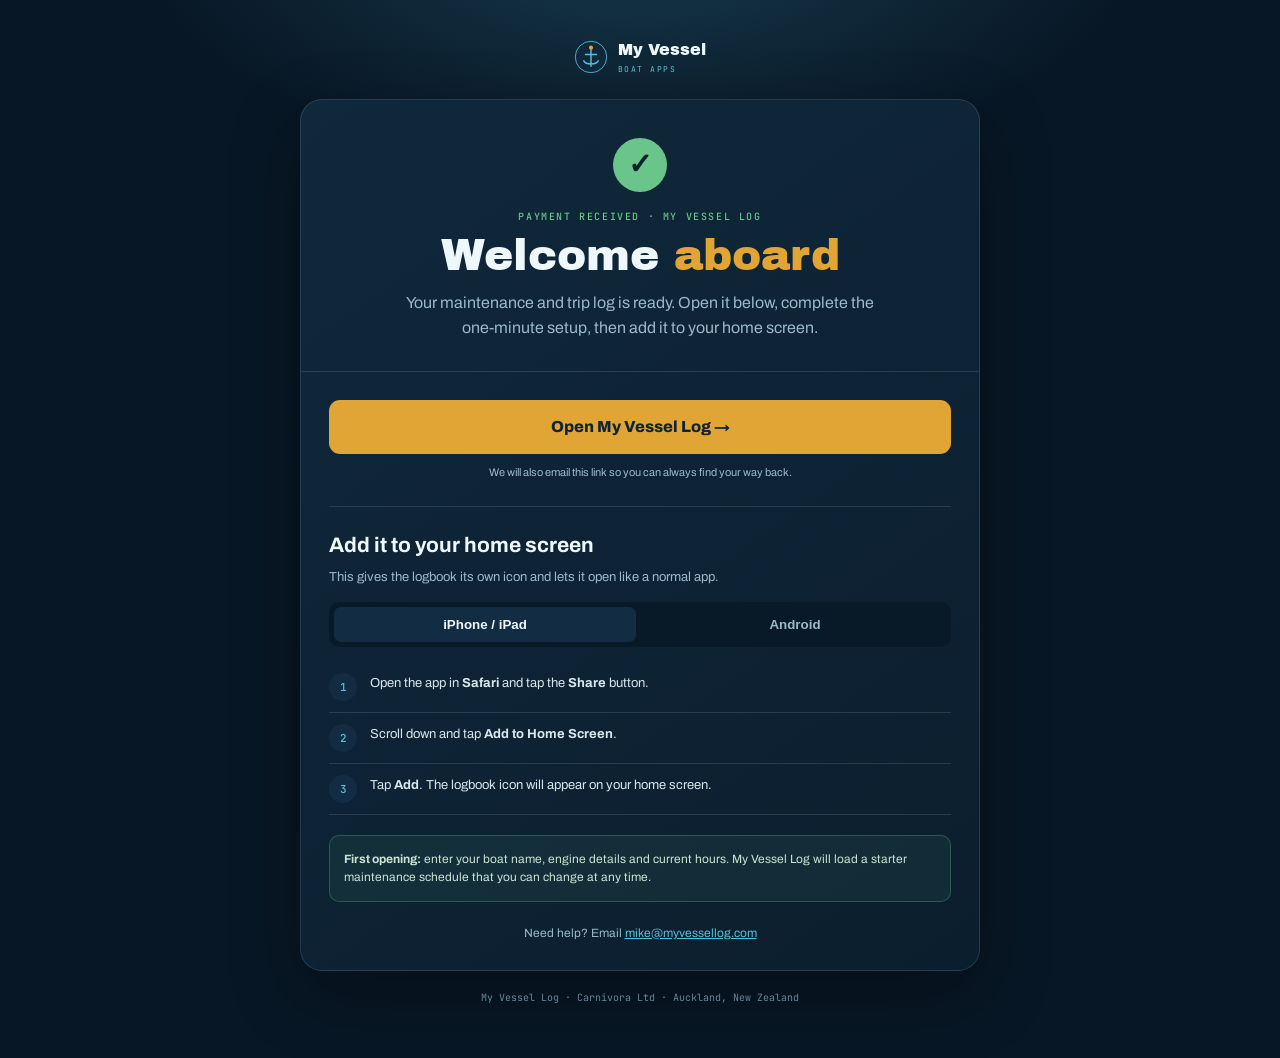
<file: welcome.html>
<!DOCTYPE html>
<html lang="en">
<head>
<meta charset="UTF-8">
<meta name="viewport" content="width=device-width, initial-scale=1.0">
<meta name="robots" content="noindex,nofollow">
<meta name="theme-color" content="#081725">
<title>Welcome aboard — My Vessel Log</title>
<link rel="preconnect" href="https://fonts.googleapis.com">
<link rel="preconnect" href="https://fonts.gstatic.com" crossorigin>
<link href="https://fonts.googleapis.com/css2?family=Archivo:wght@400;500;600;700&family=Archivo+Black&family=JetBrains+Mono:wght@400;500&display=swap" rel="stylesheet">
<style>
:root{--ocean:#081725;--deep:#0d2134;--hull:#122c43;--foam:#eef8fa;--muted:#9bb9c8;--wake:#53c4d8;--brass:#e0a535;--green:#69c58a;--line:rgba(238,248,250,.12);--serif:'Archivo Black',sans-serif;--sans:'Archivo',sans-serif;--mono:'JetBrains Mono',monospace}
*{box-sizing:border-box}body{margin:0;min-height:100vh;background:radial-gradient(800px 440px at 50% -10%,#183e52,var(--ocean) 65%);color:var(--foam);font-family:var(--sans);line-height:1.55;padding:34px 16px}.page{width:min(680px,100%);margin:auto}.brand{display:flex;align-items:center;justify-content:center;gap:10px;font-family:var(--serif);margin:4px 0 24px}.brand svg{width:34px}.brand small{font-family:var(--mono);display:block;font-size:8px;color:var(--wake);letter-spacing:.18em}.card{background:linear-gradient(145deg,#10283c,#0b1e2e);border:1px solid var(--line);border-radius:22px;overflow:hidden;box-shadow:0 24px 70px rgba(0,0,0,.32)}.head{text-align:center;padding:38px 28px 30px;border-bottom:1px solid var(--line)}.check{width:54px;height:54px;border-radius:50%;display:grid;place-items:center;margin:0 auto 18px;background:var(--green);color:#0c202d;font-size:29px;font-weight:800}.eyebrow{font:500 10px var(--mono);letter-spacing:.16em;text-transform:uppercase;color:var(--green)}h1{font:44px/1.05 var(--serif);margin:9px 0 13px}h1 span{color:var(--brass)}.head p{color:var(--muted);max-width:500px;margin:auto}.body{padding:28px}.open{display:flex;align-items:center;justify-content:center;gap:9px;min-height:54px;background:var(--brass);color:#122331;border-radius:11px;text-decoration:none;font-weight:800}.under{text-align:center;color:var(--muted);font-size:11px;margin:10px 0 25px}.rule{height:1px;background:var(--line);margin:22px 0}.body h2{font-size:21px;margin:0 0 5px}.sub{font-size:13px;color:var(--muted);margin-bottom:15px}.tabs{display:grid;grid-template-columns:1fr 1fr;gap:8px;padding:5px;background:#081a28;border-radius:10px}.tabs button{border:0;border-radius:7px;padding:10px;background:transparent;color:var(--muted);font-weight:700;cursor:pointer}.tabs button.on{background:var(--hull);color:var(--foam)}.steps{display:none;margin-top:15px}.steps.show{display:block}.step{display:grid;grid-template-columns:30px 1fr;gap:11px;padding:11px 0;border-bottom:1px solid var(--line);font-size:13px;color:#d8e7eb}.num{width:28px;height:28px;border-radius:50%;display:grid;place-items:center;background:var(--hull);color:var(--wake);font:500 11px var(--mono)}.note{margin-top:20px;padding:14px;border:1px solid rgba(105,197,138,.28);background:rgba(105,197,138,.08);border-radius:10px;font-size:12px;color:#cbe3d3}.help{text-align:center;font-size:12px;color:var(--muted);margin-top:22px}.help a{color:var(--wake)}.footer{text-align:center;color:#698796;font:10px var(--mono);margin:20px 0}
@media(max-width:520px){body{padding:18px 10px}.head{padding:30px 20px 25px}h1{font-size:36px}.body{padding:21px}}
</style>
</head>
<body>
<main class="page">
  <div class="brand"><svg viewBox="0 0 40 40" fill="none" aria-hidden="true"><circle cx="20" cy="20" r="18.5" fill="#10283c" stroke="#53c4d8"/><circle cx="20" cy="9" r="2.4" fill="#e0a535"/><path d="M20 11.5V31M13.5 17h13M11.5 24.5c2.5 5 14.5 5 17 0" stroke="#53c4d8" stroke-width="1.7" stroke-linecap="round"/></svg><span>My Vessel<small>BOAT APPS</small></span></div>
  <section class="card">
    <header class="head"><div class="check">✓</div><div class="eyebrow">Payment received · My Vessel Log</div><h1>Welcome <span>aboard</span></h1><p>Your maintenance and trip log is ready. Open it below, complete the one-minute setup, then add it to your home screen.</p></header>
    <div class="body">
      <a class="open" href="https://mikesmillie59-droid.github.io/myvessel-log/My_Vessel_Log_App.html" target="_blank" rel="noopener">Open My Vessel Log →</a>
      <div class="under">We will also email this link so you can always find your way back.</div>
      <div class="rule"></div>
      <h2>Add it to your home screen</h2><div class="sub">This gives the logbook its own icon and lets it open like a normal app.</div>
      <div class="tabs"><button class="on" id="iosButton" type="button">iPhone / iPad</button><button id="androidButton" type="button">Android</button></div>
      <div class="steps show" id="iosSteps"><div class="step"><div class="num">1</div><div>Open the app in <strong>Safari</strong> and tap the <strong>Share</strong> button.</div></div><div class="step"><div class="num">2</div><div>Scroll down and tap <strong>Add to Home Screen</strong>.</div></div><div class="step"><div class="num">3</div><div>Tap <strong>Add</strong>. The logbook icon will appear on your home screen.</div></div></div>
      <div class="steps" id="androidSteps"><div class="step"><div class="num">1</div><div>Open the app in <strong>Chrome</strong> and tap the three-dot menu.</div></div><div class="step"><div class="num">2</div><div>Tap <strong>Add to Home screen</strong> or <strong>Install app</strong>.</div></div><div class="step"><div class="num">3</div><div>Confirm by tapping <strong>Add</strong> or <strong>Install</strong>.</div></div></div>
      <div class="note"><strong>First opening:</strong> enter your boat name, engine details and current hours. My Vessel Log will load a starter maintenance schedule that you can change at any time.</div>
      <div class="help">Need help? Email <a href="mailto:mike@myvessellog.com">mike@myvessellog.com</a></div>
    </div>
  </section>
  <div class="footer">My Vessel Log · Carnivora Ltd · Auckland, New Zealand</div>
</main>
<script>
const iosButton=document.getElementById('iosButton'),androidButton=document.getElementById('androidButton');
function showPlatform(ios){iosButton.classList.toggle('on',ios);androidButton.classList.toggle('on',!ios);document.getElementById('iosSteps').classList.toggle('show',ios);document.getElementById('androidSteps').classList.toggle('show',!ios)}
iosButton.addEventListener('click',()=>showPlatform(true));androidButton.addEventListener('click',()=>showPlatform(false));
</script>
</body>
</html>
</file>
<file: styles.css>
:root {
  --navy: #071725;
  --navy-2: #0c2133;
  --panel: #10283c;
  --panel-2: #133149;
  --teal: #53c4d8;
  --teal-dark: #257f94;
  --brass: #e0a535;
  --brass-light: #f1c45f;
  --green: #69c58a;
  --orange: #f26a21;
  --red: #e96767;
  --white: #f3fafb;
  --muted: #a4beca;
  --line: rgba(243, 250, 251, 0.13);
  --shadow: 0 24px 70px rgba(0, 0, 0, 0.28);
  --display: "Arial Black", "Archivo Black", Arial, sans-serif;
  --body: "Segoe UI", Arial, sans-serif;
  --mono: "Consolas", "SFMono-Regular", monospace;
}

* { box-sizing: border-box; }
html { scroll-behavior: smooth; }
body {
  margin: 0;
  background: var(--navy);
  color: var(--white);
  font-family: var(--body);
  line-height: 1.6;
  -webkit-font-smoothing: antialiased;
}
body::before {
  content: "";
  position: fixed;
  inset: 0;
  pointer-events: none;
  z-index: -1;
  background:
    radial-gradient(800px 500px at 88% 5%, rgba(83, 196, 216, 0.10), transparent 65%),
    radial-gradient(600px 400px at 3% 60%, rgba(224, 165, 53, 0.06), transparent 65%);
}
a { color: inherit; text-decoration: none; }
img { display: block; max-width: 100%; }
button, a { touch-action: manipulation; }
button { font: inherit; }
.wrap { width: min(1160px, calc(100% - 40px)); margin-inline: auto; }
.skip { position: absolute; left: -9999px; }
.skip:focus { left: 16px; top: 16px; z-index: 200; background: white; color: black; padding: 10px 14px; }

/* Shared header and page tabs */
.site-header {
  position: sticky;
  top: 0;
  z-index: 100;
  background: rgba(7, 23, 37, 0.94);
  backdrop-filter: blur(15px);
  border-bottom: 1px solid var(--line);
}
.header-row { min-height: 78px; display: flex; align-items: center; gap: 28px; }
.brand { display: inline-flex; align-items: center; gap: 11px; flex: none; }
.brand img { width: 42px; height: 42px; }
.brand-copy { font-family: var(--display); font-size: 18px; line-height: 1; letter-spacing: -0.02em; }
.brand-copy small { display: block; color: var(--teal); font-family: var(--mono); font-size: 9px; letter-spacing: 0.20em; margin-top: 6px; }
.page-tabs { display: flex; align-self: stretch; align-items: stretch; margin-left: auto; }
.page-tabs a {
  position: relative;
  display: flex;
  align-items: center;
  padding: 0 17px;
  color: #c8dce4;
  font-size: 13px;
  font-weight: 700;
  white-space: nowrap;
}
.page-tabs a::after { content: ""; position: absolute; left: 17px; right: 17px; bottom: 0; height: 3px; background: transparent; border-radius: 3px 3px 0 0; }
.page-tabs a:hover { color: var(--white); background: rgba(83, 196, 216, 0.05); }
.page-tabs a[aria-current="page"] { color: var(--white); background: rgba(83, 196, 216, 0.08); }
.page-tabs a[aria-current="page"]::after { background: var(--teal); }
.menu-toggle { display: none; margin-left: auto; width: 42px; height: 42px; border: 1px solid var(--line); color: white; background: var(--panel); border-radius: 9px; cursor: pointer; }

/* Type and reusable components */
.eyebrow { color: var(--teal); font-family: var(--mono); text-transform: uppercase; letter-spacing: 0.17em; font-size: 11px; font-weight: 700; margin-bottom: 14px; }
h1, h2, h3, p { margin-top: 0; }
h1, h2 { font-family: var(--display); line-height: 1.08; letter-spacing: -0.035em; }
h1 { font-size: clamp(44px, 6vw, 78px); margin-bottom: 22px; }
h2 { font-size: clamp(34px, 4.3vw, 54px); margin-bottom: 18px; }
h3 { line-height: 1.2; }
.accent { color: var(--brass-light); }
.lead { color: var(--muted); font-size: 18px; max-width: 720px; }
.section { padding: 88px 0; }
.section-dark { background: rgba(11, 29, 44, 0.88); border-block: 1px solid rgba(255,255,255,0.03); }
.section-head { max-width: 760px; margin-bottom: 42px; }
.section-head.center { text-align: center; margin-inline: auto; }
.section-head.center .lead { margin-inline: auto; }
.btn-row { display: flex; flex-wrap: wrap; gap: 12px; margin-top: 28px; }
.btn {
  min-height: 50px;
  display: inline-flex;
  align-items: center;
  justify-content: center;
  gap: 8px;
  padding: 0 21px;
  border-radius: 10px;
  border: 1px solid transparent;
  font-weight: 800;
  transition: transform .18s, background .18s, border-color .18s;
}
.btn:hover { transform: translateY(-2px); }
.btn-primary { background: var(--brass); color: #101d26; }
.btn-primary:hover { background: var(--brass-light); }
.btn-secondary { border-color: rgba(83,196,216,.42); background: rgba(83,196,216,.09); }
.btn-secondary:hover { background: rgba(83,196,216,.16); }
.btn-quiet { border-color: var(--line); background: rgba(255,255,255,.035); }
.tag { display: inline-flex; align-items: center; gap: 7px; padding: 7px 11px; border-radius: 999px; font-size: 10px; letter-spacing: .09em; text-transform: uppercase; font-weight: 800; }
.tag::before { content: ""; width: 7px; height: 7px; border-radius: 50%; background: currentColor; }
.tag-world { color: #87e1ab; background: rgba(105,197,138,.12); border: 1px solid rgba(105,197,138,.28); }
.tag-nz { color: #7ed9e9; background: rgba(83,196,216,.12); border: 1px solid rgba(83,196,216,.28); }
.tag-demo { color: #f3cc7b; background: rgba(224,165,53,.12); border: 1px solid rgba(224,165,53,.3); }
.card { border: 1px solid var(--line); background: linear-gradient(145deg, var(--panel), #0b1e2e); border-radius: 20px; box-shadow: 0 18px 50px rgba(0,0,0,.14); }
.feature-list { list-style: none; padding: 0; margin: 25px 0 0; display: grid; grid-template-columns: 1fr 1fr; gap: 12px 22px; }
.feature-list li { position: relative; padding-left: 23px; color: #d8e7eb; font-size: 14px; }
.feature-list li::before { content: "✓"; position: absolute; left: 0; color: var(--green); font-weight: 900; }
.notice { padding: 15px 17px; border-radius: 11px; background: rgba(224,165,53,.08); border: 1px solid rgba(224,165,53,.27); color: #ddc998; font-size: 13px; }

/* Homepage */
.home-hero { padding: 96px 0 78px; overflow: hidden; }
.home-grid { display: grid; grid-template-columns: 1.04fr .96fr; gap: 65px; align-items: center; }
.home-copy p { font-size: 19px; color: #b7ced8; max-width: 620px; }
.proof { display: flex; flex-wrap: wrap; gap: 20px; margin-top: 24px; color: #c2d5dd; font-size: 13px; }
.proof span { display: flex; gap: 7px; align-items: center; }
.proof span::before { content: "✓"; color: var(--green); font-weight: 900; }
.product-chooser { display: grid; grid-template-columns: 1fr 1fr; gap: 24px; }
.choice { padding: 34px; display: flex; flex-direction: column; }
.choice h2 { font-size: clamp(31px, 3.2vw, 43px); margin: 18px 0 13px; }
.choice p { color: var(--muted); }
.choice .btn-row { margin-top: auto; padding-top: 8px; }
.choice-visual { height: 210px; margin: 25px -10px 22px; border-radius: 14px; overflow: hidden; border: 1px solid var(--line); background: #071824; }
.choice-visual img { width: 100%; height: 100%; object-fit: cover; }
.mini-dashboard { padding: 20px; display: grid; gap: 10px; height: 100%; }
.mini-stats { display: grid; grid-template-columns: 1fr 1fr; gap: 10px; }
.mini-stat, .mini-row { border: 1px solid var(--line); background: #0c2133; border-radius: 9px; padding: 11px; }
.mini-stat small { display: block; color: var(--muted); font-size: 9px; text-transform: uppercase; }
.mini-stat b { font: 20px var(--mono); }
.mini-row { display: flex; align-items: center; justify-content: space-between; font-size: 11px; border-left: 3px solid var(--green); }
.mini-row.warn { border-left-color: var(--brass); }
.mini-row.due { border-left-color: var(--red); }
.mini-row span { color: var(--muted); }
.bundle-band { padding: 31px 36px; display: grid; grid-template-columns: 1fr auto; align-items: center; gap: 28px; border-color: rgba(224,165,53,.35); }
.bundle-band h3 { font-size: 24px; margin-bottom: 7px; }
.bundle-band p { color: var(--muted); margin: 0; }
.bundle-price { text-align: right; }
.bundle-price strong { font-family: var(--display); font-size: 38px; color: var(--brass-light); display: block; line-height: 1; }
.bundle-price small { color: var(--muted); }

/* Product pages */
.product-hero { padding: 84px 0 72px; }
.product-hero-grid { display: grid; grid-template-columns: .95fr 1.05fr; gap: 62px; align-items: center; }
.product-hero .lead { margin-bottom: 0; }
.hero-panel { overflow: hidden; }
.window-bar { height: 42px; display: flex; align-items: center; gap: 7px; padding: 0 14px; background: #10283c; border-bottom: 1px solid var(--line); }
.window-bar i { width: 7px; height: 7px; background: #49677a; border-radius: 50%; }
.window-bar i:nth-child(2) { background: var(--brass); }
.window-bar i:nth-child(3) { background: var(--teal); }
.maintenance-screen { padding: 22px; }
.maintenance-head { display: flex; justify-content: space-between; gap: 12px; margin-bottom: 17px; }
.maintenance-head strong { color: var(--brass-light); font-family: var(--display); }
.maintenance-head span { color: var(--muted); font-size: 10px; }
.hours { display: grid; grid-template-columns: 1fr 1fr; gap: 12px; }
.hours div { border: 1px solid var(--line); background: #0c2133; border-radius: 10px; padding: 13px; }
.hours small { display: block; color: var(--muted); text-transform: uppercase; font-size: 9px; }
.hours b { font: 24px var(--mono); }
.task-title { margin: 17px 0 9px; color: var(--teal); font: 9px var(--mono); letter-spacing: .15em; text-transform: uppercase; }
.task-row { display: grid; grid-template-columns: 1fr auto auto; gap: 12px; align-items: center; padding: 11px 12px; border-radius: 9px; background: #0c2133; margin-top: 7px; border-left: 3px solid var(--green); font-size: 11px; }
.task-row.warn { border-left-color: var(--brass); }
.task-row.due { border-left-color: var(--red); }
.task-row span { color: var(--muted); }
.task-row em { font-style: normal; font: 9px var(--mono); }
.helm-image { width: 100%; aspect-ratio: 1.88/1; object-fit: cover; }
.cap { padding: 11px 15px; color: var(--muted); font-size: 11px; border-top: 1px solid var(--line); }
.detail-grid { display: grid; grid-template-columns: repeat(3, 1fr); gap: 18px; }
.detail-card { padding: 25px; }
.detail-icon { width: 42px; height: 42px; display: grid; place-items: center; border-radius: 10px; background: rgba(83,196,216,.1); font-size: 20px; margin-bottom: 18px; }
.detail-card h3 { font-size: 18px; margin-bottom: 10px; }
.detail-card p { color: var(--muted); font-size: 14px; margin: 0; }
.split { display: grid; grid-template-columns: 1fr 1fr; align-items: center; gap: 58px; }
.steps { display: grid; gap: 12px; }
.step { display: grid; grid-template-columns: 38px 1fr; gap: 13px; align-items: start; padding: 16px; border: 1px solid var(--line); border-radius: 12px; background: var(--panel); }
.step-num { width: 34px; height: 34px; display: grid; place-items: center; border-radius: 50%; background: rgba(83,196,216,.12); color: var(--teal); font: 11px var(--mono); }
.step strong { display: block; margin-bottom: 3px; }
.step span { color: var(--muted); font-size: 13px; }
.demo-callout { padding: 35px; display: grid; grid-template-columns: 1fr auto; gap: 30px; align-items: center; border-color: rgba(83,196,216,.35); }
.demo-callout h2 { font-size: clamp(29px, 3.4vw, 43px); margin-bottom: 10px; }
.demo-callout p { color: var(--muted); margin: 0; max-width: 690px; }

/* Pricing */
.price-grid { display: grid; grid-template-columns: repeat(3, 1fr); gap: 20px; align-items: stretch; }
.price-card { position: relative; padding: 30px; display: flex; flex-direction: column; }
.price-card.featured { border-color: rgba(224,165,53,.7); box-shadow: 0 0 0 1px rgba(224,165,53,.15), var(--shadow); transform: translateY(-8px); }
.best { position: absolute; left: 50%; top: -14px; transform: translateX(-50%); background: var(--brass); color: #10202a; border-radius: 999px; padding: 6px 13px; font-size: 10px; font-weight: 900; letter-spacing: .12em; text-transform: uppercase; white-space: nowrap; }
.price-card h2 { font-family: var(--body); font-size: 24px; letter-spacing: 0; margin: 18px 0 4px; }
.price-for { color: var(--teal); font-size: 12px; font-weight: 800; }
.price { font-family: var(--display); font-size: 52px; line-height: 1; margin: 24px 0 5px; }
.price sup { font-family: var(--body); font-size: 14px; vertical-align: top; position: relative; top: 9px; margin-right: 4px; }
.once { color: var(--muted); font-size: 12px; margin-bottom: 20px; }
.price-list { list-style: none; padding: 18px 0 0; margin: 0 0 26px; border-top: 1px solid var(--line); flex: 1; }
.price-list li { position: relative; padding: 6px 0 6px 20px; color: #d6e6eb; font-size: 13px; }
.price-list li::before { content: "✓"; position: absolute; left: 0; color: var(--green); }
.price-card .btn { width: 100%; }
.placeholder-note { color: #829eaa; font-size: 10px; text-align: center; margin-top: 9px; }
.pricing-note { max-width: 850px; margin: 35px auto 0; text-align: center; color: var(--muted); font-size: 13px; }

/* FAQ */
.faq-list { max-width: 850px; margin: 0 auto; border-top: 1px solid var(--line); }
.faq-list details { border-bottom: 1px solid var(--line); }
.faq-list summary { cursor: pointer; list-style: none; font-weight: 800; padding: 21px 4px; display: flex; justify-content: space-between; gap: 20px; }
.faq-list summary::after { content: "+"; color: var(--teal); font-size: 24px; font-weight: 400; }
.faq-list details[open] summary::after { content: "–"; }
.faq-list p { color: var(--muted); padding: 0 38px 22px 4px; margin: 0; font-size: 14px; }

/* Footer and toast */
.site-footer { padding: 34px 0; border-top: 1px solid var(--line); background: #06131f; }
.footer-row { display: flex; align-items: center; justify-content: space-between; gap: 24px; color: var(--muted); font-size: 12px; }
.footer-row .brand img { width: 34px; height: 34px; }
.footer-links { display: flex; flex-wrap: wrap; gap: 18px; }
.footer-links a:hover { color: var(--teal); }
.toast { position: fixed; left: 50%; bottom: 24px; z-index: 300; transform: translate(-50%, 150%); max-width: calc(100% - 30px); padding: 13px 18px; border-radius: 10px; background: var(--white); color: #102333; box-shadow: var(--shadow); font-size: 13px; font-weight: 800; text-align: center; transition: transform .25s; }
.toast.show { transform: translate(-50%, 0); }

@media (max-width: 920px) {
  .menu-toggle { display: grid; place-items: center; }
  .header-row { flex-wrap: wrap; padding: 10px 0; }
  .page-tabs { display: none; order: 3; width: 100%; margin: 0; align-self: auto; border-top: 1px solid var(--line); }
  .page-tabs.open { display: grid; grid-template-columns: 1fr 1fr; }
  .page-tabs a { min-height: 48px; justify-content: center; padding: 0 10px; }
  .page-tabs a::after { left: 10px; right: 10px; }
  .home-grid, .product-hero-grid, .split { grid-template-columns: 1fr; }
  .product-chooser, .price-grid { grid-template-columns: 1fr; max-width: 620px; margin-inline: auto; }
  .price-card.featured { transform: none; margin: 10px 0; }
  .detail-grid { grid-template-columns: 1fr 1fr; }
  .demo-callout { grid-template-columns: 1fr; }
}

@media (max-width: 620px) {
  .wrap { width: min(100% - 28px, 1160px); }
  .section { padding: 66px 0; }
  .brand-copy { font-size: 16px; }
  .brand img { width: 38px; height: 38px; }
  h1 { font-size: 43px; }
  .home-hero { padding: 66px 0 55px; }
  .home-grid { gap: 30px; }
  .choice { padding: 23px; }
  .choice-visual { height: 180px; }
  .feature-list, .detail-grid { grid-template-columns: 1fr; }
  .bundle-band { grid-template-columns: 1fr; padding: 25px; }
  .bundle-price { text-align: left; }
  .product-hero { padding: 63px 0 55px; }
  .product-hero-grid { gap: 35px; }
  .footer-row { flex-direction: column; text-align: center; }
  .footer-links { justify-content: center; }
  .page-tabs.open { grid-template-columns: 1fr; }
}

@media (prefers-reduced-motion: reduce) {
  html { scroll-behavior: auto; }
  *, *::before, *::after { animation-duration: .01ms !important; animation-iteration-count: 1 !important; transition-duration: .01ms !important; }
}

/* ===== My Helm Weather additions ===== */
.tag-free { color: #f3cc7b; background: rgba(224,165,53,.12); border: 1px solid rgba(224,165,53,.3); }
.product-chooser.three { grid-template-columns: repeat(3, 1fr); gap: 20px; }
.product-chooser.three .choice { padding: 26px; }
.product-chooser.three .choice h2 { font-size: clamp(26px, 2.4vw, 34px); }
.product-chooser.three .btn-row { margin-top: auto; }
.mini-weather { padding: 16px 18px; display: grid; gap: 10px; height: 100%; align-content: start; }
.mw-head { display: flex; justify-content: space-between; align-items: baseline; font-size: 11px; color: var(--muted); }
.mw-head b { color: var(--white); font-size: 13px; }
.mw-tide { border: 1px solid var(--line); background: #0c2133; border-radius: 9px; padding: 8px 10px 4px; }
.mw-tide small, .mw-wind small { display: block; color: var(--muted); font-size: 9px; text-transform: uppercase; letter-spacing: .06em; }
.mw-tide svg { display: block; width: 100%; height: 58px; }
.mw-wind { display: grid; grid-template-columns: repeat(3, 1fr); gap: 8px; }
.mw-wind div { border: 1px solid var(--line); background: #0c2133; border-radius: 9px; padding: 8px 10px; }
.mw-wind b { font: 17px var(--mono); }
.mw-wind span { color: var(--muted); font-size: 10px; margin-left: 3px; }
.free-band { border-left: 4px solid var(--brass); }
.weather-panel { padding: 0; overflow: hidden; }
.weather-panel .mini-weather { padding: 24px; gap: 14px; }
.weather-panel .mw-tide svg { height: 110px; }
.weather-panel .mw-wind b { font-size: 22px; }
@media (max-width: 1080px) {
  .product-chooser.three { grid-template-columns: 1fr; max-width: 620px; margin-inline: auto; }
}
.choice > .tag { align-self: flex-start; }
.choice-visual.weather-visual { height: auto; }
.choice-visual.weather-shot { background: #eef3f3; }
.choice-visual.weather-shot img { object-fit: cover; object-position: left center; }
.shot-grid { display: grid; grid-template-columns: 1fr 1fr; gap: 22px; }
.shot { margin: 0; padding: 0; overflow: hidden; }
.shot img { display: block; width: 100%; height: auto; background: #eef3f3; border-bottom: 1px solid var(--line); }
.shot figcaption { padding: 16px 20px; color: var(--muted); font-size: 14px; }
.shot figcaption strong { display: block; color: var(--white); font-size: 16px; margin-bottom: 2px; }
@media (max-width: 920px) { .shot-grid { grid-template-columns: 1fr; } }
.weather-hero-img { display: block; width: 100%; height: auto; background: #eef3f3; }
.shot-grid.three { grid-template-columns: repeat(3, 1fr); }
@media (max-width: 920px) { .shot-grid.three { grid-template-columns: 1fr; } }
.shot-grid.three .shot img { aspect-ratio: 2 / 1; object-fit: cover; object-position: left center; }
.mob-band { display: grid; grid-template-columns: auto 1fr; gap: 34px; align-items: center; padding: 38px 42px; border-left: 4px solid #e53935; }
.mob-band h2 { margin: 6px 0 10px; }
.mob-band p { color: var(--muted); margin: 0; max-width: 720px; }
.mob-band p strong { color: var(--white); }
.mob-dot { width: 110px; height: 110px; border-radius: 50%; background: #e53935; color: #fff; display: grid; place-items: center; font: 800 26px var(--body); letter-spacing: .04em; border: 4px solid #fff; box-shadow: 0 0 0 12px rgba(229,57,53,.22); }
@media (max-width: 620px) { .mob-band { grid-template-columns: 1fr; padding: 28px 22px; gap: 22px; } .mob-dot { width: 84px; height: 84px; font-size: 20px; } }

/* ===== Homepage hero: three apps evenly spaced on the ring (Option B) ===== */
.home-visual { display: flex; flex-direction: column; align-items: center; gap: 26px; width: 100%; }
.orbit { --size: min(460px, 100%); position: relative; width: var(--size); aspect-ratio: 1; }
/* Rings: all centred on the anchor */
.orbit::before, .orbit::after { content: ""; position: absolute; left: 50%; top: 50%; border-radius: 50%; transform: translate(-50%, -50%); pointer-events: none; }
.orbit::before { width: 72%; height: 72%; border: 1px solid rgba(83,196,216,.22); box-shadow: 0 0 0 38px rgba(83,196,216,.03), 0 0 0 76px rgba(83,196,216,.018); }
.orbit::after { width: 50%; height: 50%; border: 1px dashed rgba(83,196,216,.10); }
.hero-logo { position: absolute; left: 50%; top: 50%; width: 38%; height: 38%; transform: translate(-50%, -50%); filter: drop-shadow(0 18px 35px rgba(0,0,0,.25)); }
/* Cards sit on the ring at 120 degree spacing: top, lower-left, lower-right */
.hero-card { position: absolute; transform: translate(-50%, -50%); width: 180px; padding: 12px 15px; text-align: center; border: 1px solid var(--line); border-top: 3px solid var(--teal); background: rgba(16,40,60,.95); border-radius: 12px; box-shadow: var(--shadow); transition: transform .18s, border-color .18s, background .18s; }
.hero-card:hover, .hero-card:focus-visible { transform: translate(-50%, calc(-50% - 3px)); background: rgba(19,49,73,.98); }
.hero-card strong { display: block; font-size: 14px; }
.hero-card span { display: block; color: var(--muted); font-size: 11px; }
.hero-card.weather { left: 50%;    top: 14%; border-top-color: var(--brass); }
.hero-card.log     { left: 18.8%;  top: 68%; border-top-color: var(--green); }
.hero-card.helm    { left: 81.2%;  top: 68%; border-top-color: var(--teal); }
.hero-bundle { display: inline-flex; flex-wrap: wrap; justify-content: center; align-items: center; gap: 4px 8px; padding: 9px 16px; border-radius: 999px; border: 1px solid rgba(224,165,53,.4); background: rgba(224,165,53,.08); color: #e9d3a3; font-size: 12px; text-align: center; transition: background .18s; }
.hero-bundle b { color: var(--brass-light); }
.hero-bundle:hover { background: rgba(224,165,53,.16); }
@media (max-width: 920px) {
  .orbit { --size: min(440px, 100%); }
}
@media (max-width: 620px) {
  .hero-card { width: 138px; padding: 8px 6px; border-radius: 10px; }
  .hero-card strong { font-size: 11.5px; }
  .hero-card span { font-size: 9px; white-space: nowrap; }
  .hero-card.log  { left: 20%; }
  .hero-card.helm { left: 80%; }
}

/* ===== About the skipper ===== */
.section + .section:not(.section-dark) { padding-top: 0; }
.skipper-band { display: grid; grid-template-columns: auto 1fr; gap: 30px; align-items: center; padding: 32px 36px; border-left: 4px solid var(--teal); }
.skipper-mark { width: 84px; height: 84px; opacity: .9; }
.skipper-band h3 { font-size: 24px; margin-bottom: 8px; }
.skipper-band p { color: var(--muted); margin: 0; max-width: 780px; }
@media (max-width: 620px) { .skipper-band { grid-template-columns: 1fr; padding: 25px; gap: 16px; } .skipper-mark { width: 56px; height: 56px; } }

/* Real app screenshots in a simple phone frame (home page app cards) */
.choice-visual.phone-visual { display: flex; justify-content: center; align-items: flex-start; padding-top: 16px; background: radial-gradient(260px 180px at 50% 100%, rgba(83,196,216,.16), transparent 70%), #071824; }
.phone-frame { width: 200px; border: 6px solid #22384a; border-bottom: 0; border-radius: 24px 24px 0 0; overflow: hidden; background: #0b1622; box-shadow: 0 14px 40px rgba(0,0,0,.35); }
.phone-frame img { width: 100%; height: auto; }
</file>
<file: helm-demo.css>
.demo-page { background: #07131e; min-height: 100vh; }
.demo-warning { background: #e0a535; color: #101d26; text-align: center; padding: 9px 14px; font-size: 12px; font-weight: 900; letter-spacing: .06em; text-transform: uppercase; }
.demo-top { min-height: 66px; display: flex; align-items: center; justify-content: space-between; gap: 20px; }
.demo-top .brand img { width: 38px; height: 38px; }
.demo-top-actions { display: flex; gap: 10px; align-items: center; }
.demo-top-actions a { font-size: 12px; color: #c5d9e2; }
.demo-top-actions a:hover { color: var(--teal); }
.demo-shell { display: grid; grid-template-columns: minmax(0, 1fr) 330px; min-height: calc(100vh - 103px); border-top: 1px solid var(--line); }
.demo-map { position: relative; min-height: 690px; overflow: hidden; background: #bce8ef url("helm-demo-chart.png") center center / cover no-repeat; }
.demo-map::before { content: attr(data-label); position: absolute; left: 22px; top: 18px; color: #071725; background: rgba(243,250,251,.88); border: 1px solid rgba(7,23,37,.22); border-radius: 6px; padding: 5px 8px; font: 10px var(--mono); letter-spacing: .12em; z-index: 4; }
.demo-map::after { content: ""; position: absolute; inset: 0; z-index: 1; pointer-events: none; background: rgba(239,250,252,.06); }
.depth { position: absolute; color: rgba(10,74,92,.53); font: 11px var(--mono); }
.d1 { left: 40%; top: 24%; }.d2 { left: 64%; top: 64%; }.d3 { left: 21%; top: 51%; }.d4 { left: 77%; top: 19%; }
.land { position: absolute; background: #d7bd73; border: 2px solid #526f4b; opacity: .92; }
.land-a { width: 36%; height: 32%; left: -8%; bottom: -6%; border-radius: 58% 42% 18% 0; transform: rotate(-7deg); }
.land-b { width: 25%; height: 38%; right: -7%; top: -5%; border-radius: 18% 0 0 64%; transform: rotate(10deg); }
.land-c { width: 16%; height: 12%; left: 53%; top: 17%; border-radius: 62% 38% 55% 45%; transform: rotate(-16deg); }
.land-d { width: 12%; height: 8%; left: 34%; top: 38%; border-radius: 70% 30% 60% 40%; transform: rotate(12deg); }
.route-line { position: absolute; inset: 0; width: 100%; height: 100%; z-index: 2; pointer-events: none; }
.route-line polyline { fill: none; stroke: rgba(31,108,129,.63); stroke-width: 2; stroke-dasharray: 8 7; }
.place-marker { position: absolute; z-index: 7; transform: translate(-50%, -50%); border: 0; background: transparent; cursor: pointer; display: grid; place-items: center; }
.place-marker .symbol { width: 24px; height: 24px; display: grid; place-items: center; border-radius: 50%; border: 3px solid white; box-shadow: 0 3px 12px rgba(0,0,0,.35); font-size: 11px; font-weight: 900; color: #10202a; }
.place-marker .label { position: absolute; top: 28px; left: 50%; transform: translateX(-50%); padding: 4px 7px; border-radius: 5px; white-space: nowrap; background: rgba(7,23,37,.87); color: white; font-size: 10px; }
.place-marker.waypoint .symbol { background: #69c58a; }
.place-marker.hazard .symbol { background: #f26a21; border-radius: 4px; transform: rotate(45deg); }
.place-marker.hazard .symbol span { transform: rotate(-45deg); }
.place-marker.fishing .symbol { background: #a26bd1; }
.place-marker.filtered, .saved-item.filtered { display: none; }
.boat { position: absolute; z-index: 10; width: 28px; height: 28px; margin: -14px 0 0 -14px; border-radius: 50% 50% 50% 8px; background: #166b84; border: 3px solid white; box-shadow: 0 5px 17px rgba(0,0,0,.35); transition: left .18s linear, top .18s linear, transform .18s linear; }
.boat::after { content: ""; position: absolute; width: 7px; height: 7px; border-radius: 50%; background: white; left: 8px; top: 8px; }
.boat-tag { position: absolute; top: 31px; left: 50%; transform: translateX(-50%); background: #071725; color: white; border-radius: 5px; padding: 3px 6px; font: 9px var(--mono); white-space: nowrap; }
.anchor-zone { position: absolute; z-index: 3; width: 112px; height: 112px; left: 54%; top: 67%; transform: translate(-50%, -50%); border: 2px dashed #e0a535; background: rgba(224,165,53,.10); border-radius: 50%; }
.anchor-zone.off { display: none; }
.anchor-pin { position: absolute; left: 50%; top: 50%; transform: translate(-50%, -50%); color: #7d5509; font-size: 24px; }
.scale { position: absolute; left: 18px; bottom: 17px; z-index: 5; color: #173d4d; font: 10px var(--mono); }
.scale::before { content: ""; display: block; width: 75px; border-top: 3px solid #173d4d; margin-bottom: 4px; }
.map-note { position: absolute; right: 18px; bottom: 16px; z-index: 5; max-width: 240px; padding: 8px 10px; border: 1px solid rgba(7,23,37,.22); background: rgba(244,250,251,.84); color: #183e4b; font-size: 10px; border-radius: 7px; }

.demo-panel { background: #172834; border-left: 1px solid rgba(255,255,255,.12); padding: 18px; overflow-y: auto; }
.app-title { display: flex; align-items: baseline; gap: 8px; border-bottom: 1px solid var(--line); padding-bottom: 15px; }
.app-title strong { font: 22px var(--display); }.app-title span { color: var(--brass-light); font: 10px var(--mono); }
.sim-status { margin: 15px 0; padding: 11px; border-radius: 9px; background: rgba(105,197,138,.11); border: 1px solid rgba(105,197,138,.24); font-size: 12px; }
.sim-status strong { color: #8be2ae; }
.data-grid { display: grid; grid-template-columns: 1fr 1fr; gap: 8px; }
.data-cell { padding: 9px; border-radius: 8px; background: #0e202d; border: 1px solid var(--line); }
.data-cell small { color: var(--muted); display: block; font-size: 9px; text-transform: uppercase; }.data-cell b { font: 14px var(--mono); }
.control-row { display: grid; grid-template-columns: repeat(4, 1fr); gap: 7px; margin: 13px 0 17px; }
.control-row button, .filter-grid button, .anchor-toggle { min-height: 38px; border: 1px solid var(--line); border-radius: 8px; background: #293d4a; color: white; cursor: pointer; font-size: 11px; font-weight: 800; }
.control-row button.primary { background: var(--orange); color: #111; border-color: transparent; }
.control-row button.sound-on { background: var(--green); color: #10202a; border-color: transparent; }
.control-row button:hover, .filter-grid button:hover, .anchor-toggle:hover { border-color: var(--teal); }
.panel-section { padding: 16px 0; border-top: 1px solid var(--line); }
.panel-section h2 { font-family: var(--body); font-size: 15px; letter-spacing: 0; margin: 0 0 10px; }
.panel-section p { color: var(--muted); font-size: 11px; margin-bottom: 10px; }
.filter-grid { display: grid; grid-template-columns: 1fr 1fr; gap: 7px; }
.filter-grid button.active { background: #69c58a; color: #10202a; border-color: transparent; }
.saved-list { display: grid; gap: 7px; margin-top: 11px; }
.saved-item { display: grid; grid-template-columns: 10px 1fr; gap: 9px; padding: 9px; border-radius: 8px; background: #0e202d; }
.saved-dot { width: 9px; height: 9px; border-radius: 50%; margin-top: 4px; background: var(--green); }
.saved-item[data-cat="hazard"] .saved-dot { background: var(--orange); border-radius: 2px; transform: rotate(45deg); }
.saved-item[data-cat="fishing"] .saved-dot { background: #a26bd1; }
.saved-item strong { display: block; font-size: 11px; }.saved-item small { color: var(--muted); font-size: 9px; }
.anchor-card { padding: 12px; border-radius: 9px; background: rgba(224,165,53,.09); border: 1px solid rgba(224,165,53,.28); }
.anchor-head { display: flex; justify-content: space-between; align-items: center; gap: 10px; }
.anchor-head strong { color: var(--brass-light); font-size: 12px; }
.anchor-toggle.active { background: var(--green); color: #10202a; border-color: transparent; }
.radius-row { margin-top: 12px; display: grid; grid-template-columns: 1fr auto; gap: 10px; align-items: center; }
.radius-row input { width: 100%; accent-color: var(--brass); }
.radius-row output { font: 11px var(--mono); color: white; min-width: 42px; }
.demo-log { min-height: 62px; max-height: 110px; overflow-y: auto; padding: 9px; border-radius: 8px; background: #081824; color: #9fc1ce; font: 9px/1.5 var(--mono); }
.log-entry + .log-entry { margin-top: 4px; }.log-entry.alert { color: #f2c260; }
.demo-disclaimer { color: #8eaab6; font-size: 9px; margin-top: 13px; }
.demo-toast { position: absolute; z-index: 30; left: 50%; top: 18px; transform: translate(-50%, -150%); background: #071725; color: white; border: 1px solid var(--brass); border-radius: 9px; padding: 10px 13px; box-shadow: var(--shadow); font-size: 11px; font-weight: 800; transition: transform .22s; max-width: calc(100% - 30px); text-align: center; }
.demo-toast.show { transform: translate(-50%, 0); }

@media (max-width: 880px) {
  .demo-shell { grid-template-columns: 1fr; }
  .demo-map { min-height: 520px; }
  .demo-panel { border-left: 0; border-top: 1px solid var(--line); }
}
@media (max-width: 540px) {
  .demo-warning { font-size: 9px; }
  .demo-top { min-height: 58px; }.demo-top .brand-copy { display: none; }
  .demo-map { min-height: 430px; }
  .control-row { grid-template-columns: 1fr 1fr; }
  .place-marker .label { display: none; }
  .map-note { max-width: 190px; }
}

/* NZ / US chart switch */
.demo-map.region-us { background-image: url("helm-demo-chart-us.jpg"); }
.region-switch { display: grid; grid-template-columns: 1fr 1fr; gap: 7px; margin-top: 14px; }
.region-switch button { min-height: 46px; border: 1px solid var(--line); border-radius: 8px; background: #293d4a; color: white; cursor: pointer; font-size: 12px; font-weight: 800; line-height: 1.2; }
.region-switch button small { display: block; font-size: 9px; font-weight: 600; opacity: .8; margin-top: 2px; }
.region-switch button.active { background: var(--teal); color: #071725; border-color: transparent; }
.region-switch button:hover { border-color: var(--teal); }

/* Keep the chart at its true shape so the boat, route and places line up with the chart picture */
.demo-map, .demo-map.region-us { min-height: 0; height: auto; aspect-ratio: 1603 / 886; align-self: start; background-size: 100% 100%; position: sticky; top: 0; }
.route-line polyline { vector-effect: non-scaling-stroke; stroke-width: 3; }
@media (max-width: 880px) { .demo-map, .demo-map.region-us { min-height: 0; position: relative; } }
@media (max-width: 540px) { .demo-map, .demo-map.region-us { min-height: 0; } .demo-map::before { font-size: 8px; left: 8px; top: 8px; } .map-note { display: none; } .scale { display: none; } }
.anchor-zone { width: 11%; height: auto; aspect-ratio: 1; }
.anchor-zone .anchor-pin { font-size: clamp(12px, 2.2vw, 26px); }
.demo-toast { opacity: 0; visibility: hidden; transition: transform .25s, opacity .25s, visibility .25s; }
.demo-toast.show { opacity: 1; visibility: visible; }
</file>
